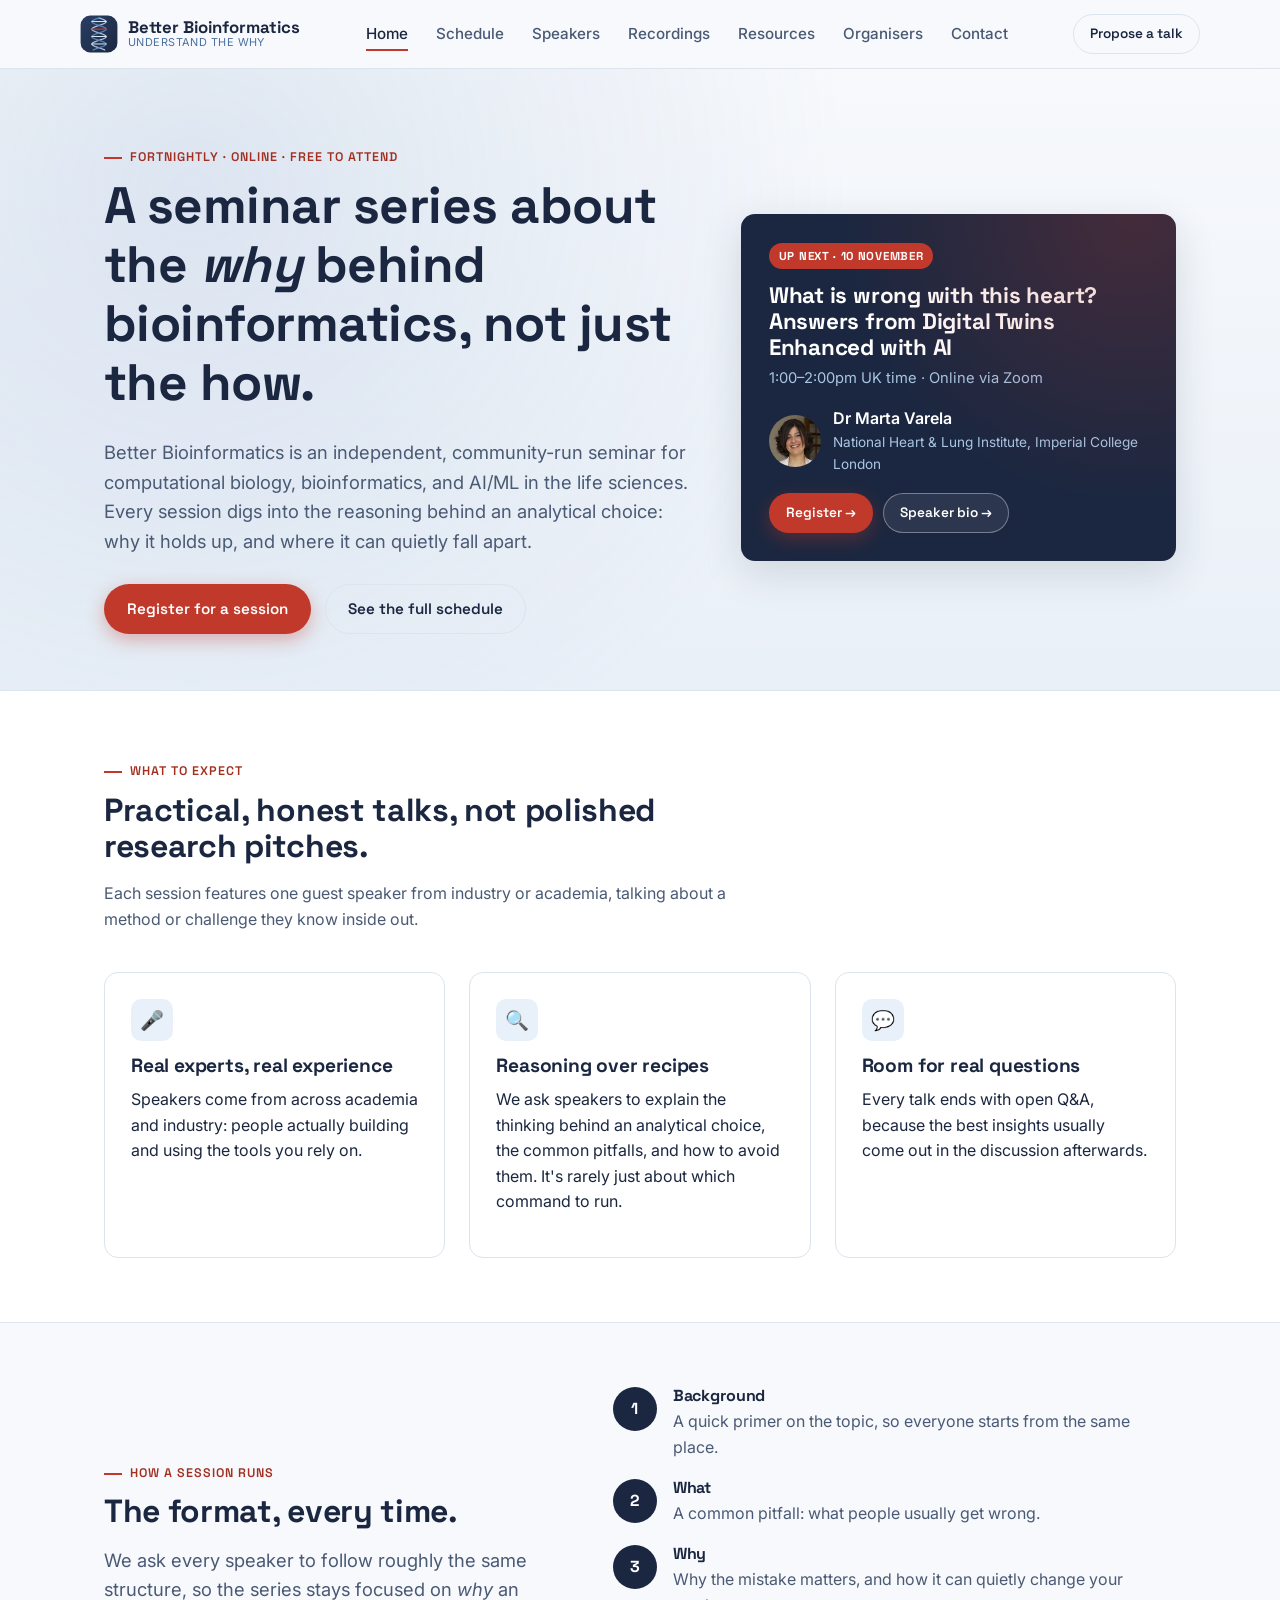
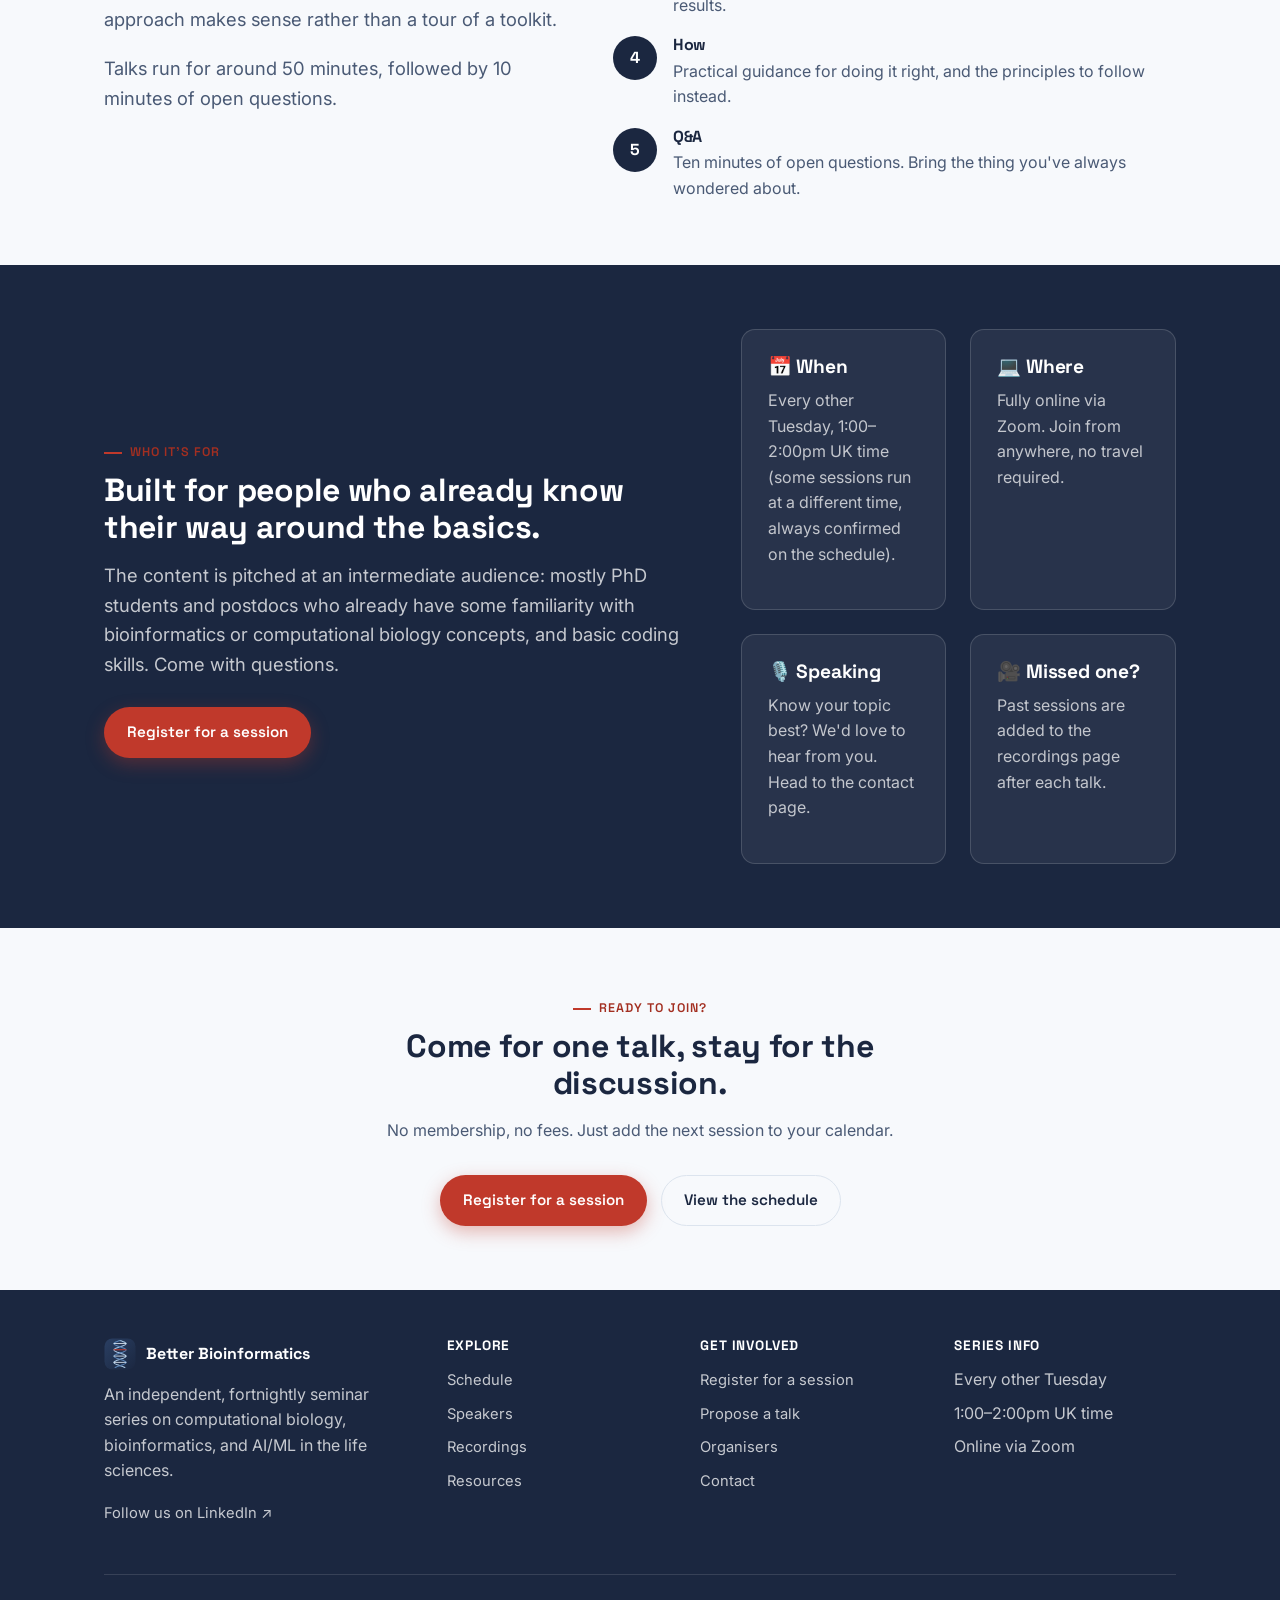
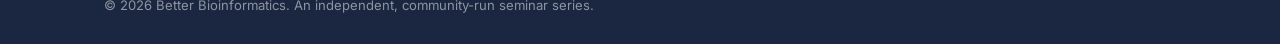
<file: index.html>
<!doctype html>
<html lang="en">
<head>
<meta charset="UTF-8">
<meta name="viewport" content="width=device-width, initial-scale=1">
<title>Better Bioinformatics: a seminar series that asks "why?"</title>
<meta name="description" content="A fortnightly online seminar series on computational biology, bioinformatics, and AI/ML in the life sciences, focused on why an analysis choice makes sense.">
<link rel="icon" type="image/svg+xml" href="assets/logo.svg">
<link rel="stylesheet" href="css/style.css">
</head>
<body>

<header class="site-header">
  <div class="container nav">
    <a class="brand" href="index.html">
      <img src="assets/logo.svg" alt="">
      <span class="brand-text">
        <span class="brand-name">Better Bioinformatics</span>
        <span class="brand-tag">Understand the why</span>
      </span>
    </a>
    <ul class="nav-links">
      <li><a href="index.html">Home</a></li>
      <li><a href="schedule.html">Schedule</a></li>
      <li><a href="speakers.html">Speakers</a></li>
      <li><a href="recordings.html">Recordings</a></li>
      <li><a href="resources.html">Resources</a></li>
      <li><a href="organisers.html">Organisers</a></li>
      <li><a href="contact.html">Contact</a></li>
    </ul>
    <div class="nav-cta">
      <a class="btn btn-outline btn-sm" href="mailto:vg816@ic.ac.uk?subject=Proposing%20a%20talk%20for%20Better%20Bioinformatics">Propose a talk</a>
      <button class="nav-toggle" aria-label="Toggle menu" aria-expanded="false"><span></span><span></span><span></span></button>
    </div>
  </div>
</header>

<section class="hero">
  <div class="container hero-grid">
    <div>
      <div class="eyebrow">Fortnightly · Online · Free to attend</div>
      <h1>A seminar series about the <em>why</em> behind bioinformatics, not just the how.</h1>
      <p class="hero-lede">Better Bioinformatics is an independent, community-run seminar for computational biology, bioinformatics, and AI/ML in the life sciences. Every session digs into the reasoning behind an analytical choice: why it holds up, and where it can quietly fall apart.</p>
      <div class="hero-actions">
        <a class="btn btn-primary" href="https://forms.office.com/pages/responsepage.aspx?id=B3WJK4zudUWDC0-CZ8PTB7A7Rfez5q5GpMsFEuYySSVUNzdBVVdSSUdGMkgzRlhTQ0hFVDZMRU45Qy4u&amp;route=shorturl" target="_blank" rel="noopener">Register for a session</a>
        <a class="btn btn-outline" href="schedule.html">See the full schedule</a>
      </div>
    </div>

    <div class="hero-card">
      <span class="tag">Up next · 10 November</span>
      <h3>What is wrong with this heart? Answers from Digital Twins Enhanced with AI</h3>
      <p class="meta">1:00–2:00pm UK time · Online via Zoom</p>
      <div class="who">
        <img src="assets/photos/marta-varela.jpeg" alt="Dr Marta Varela">
        <div>
          <div class="who-name">Dr Marta Varela</div>
          <div class="who-role">National Heart &amp; Lung Institute, Imperial College London</div>
        </div>
      </div>
      <div class="actions">
        <a class="btn btn-primary btn-sm" href="https://forms.office.com/pages/responsepage.aspx?id=B3WJK4zudUWDC0-CZ8PTB7A7Rfez5q5GpMsFEuYySSVUNzdBVVdSSUdGMkgzRlhTQ0hFVDZMRU45Qy4u&amp;route=shorturl" target="_blank" rel="noopener">Register →</a>
        <a class="btn btn-ghost-light btn-sm" href="speakers.html#marta-varela">Speaker bio →</a>
      </div>
    </div>
  </div>
</section>

<section class="section section-alt">
  <div class="container">
    <div class="section-head">
      <div class="eyebrow">What to expect</div>
      <h2>Practical, honest talks, not polished research pitches.</h2>
      <p>Each session features one guest speaker from industry or academia, talking about a method or challenge they know inside out.</p>
    </div>
    <div class="grid-3">
      <div class="card">
        <div class="icon-badge">🎤</div>
        <h3>Real experts, real experience</h3>
        <p>Speakers come from across academia and industry: people actually building and using the tools you rely on.</p>
      </div>
      <div class="card">
        <div class="icon-badge">🔍</div>
        <h3>Reasoning over recipes</h3>
        <p>We ask speakers to explain the thinking behind an analytical choice, the common pitfalls, and how to avoid them. It's rarely just about which command to run.</p>
      </div>
      <div class="card">
        <div class="icon-badge">💬</div>
        <h3>Room for real questions</h3>
        <p>Every talk ends with open Q&amp;A, because the best insights usually come out in the discussion afterwards.</p>
      </div>
    </div>
  </div>
</section>

<section class="section">
  <div class="container">
    <div class="hero-grid" style="grid-template-columns: 0.9fr 1.1fr;">
      <div>
        <div class="eyebrow">How a session runs</div>
        <h2>The format, every time.</h2>
        <p class="hero-lede">We ask every speaker to follow roughly the same structure, so the series stays focused on <em>why</em> an approach makes sense rather than a tour of a toolkit.</p>
        <p class="hero-lede" style="margin-top:20px;">Talks run for around 50 minutes, followed by 10 minutes of open questions.</p>
      </div>
      <div class="format-steps">
        <div class="format-step">
          <div class="num">1</div>
          <div><h4>Background</h4><p>A quick primer on the topic, so everyone starts from the same place.</p></div>
        </div>
        <div class="format-step">
          <div class="num">2</div>
          <div><h4>What</h4><p>A common pitfall: what people usually get wrong.</p></div>
        </div>
        <div class="format-step">
          <div class="num">3</div>
          <div><h4>Why</h4><p>Why the mistake matters, and how it can quietly change your results.</p></div>
        </div>
        <div class="format-step">
          <div class="num">4</div>
          <div><h4>How</h4><p>Practical guidance for doing it right, and the principles to follow instead.</p></div>
        </div>
        <div class="format-step">
          <div class="num">5</div>
          <div><h4>Q&amp;A</h4><p>Ten minutes of open questions. Bring the thing you've always wondered about.</p></div>
        </div>
      </div>
    </div>
  </div>
</section>

<section class="section section-dark">
  <div class="container">
    <div class="hero-grid">
      <div>
        <div class="eyebrow">Who it's for</div>
        <h2>Built for people who already know their way around the basics.</h2>
        <p class="hero-lede" style="color:rgba(255,255,255,0.75);">The content is pitched at an intermediate audience: mostly PhD students and postdocs who already have some familiarity with bioinformatics or computational biology concepts, and basic coding skills. Come with questions.</p>
        <div class="hero-actions">
          <a class="btn btn-primary" href="https://forms.office.com/pages/responsepage.aspx?id=B3WJK4zudUWDC0-CZ8PTB7A7Rfez5q5GpMsFEuYySSVUNzdBVVdSSUdGMkgzRlhTQ0hFVDZMRU45Qy4u&amp;route=shorturl" target="_blank" rel="noopener">Register for a session</a>
        </div>
      </div>
      <div class="grid-2">
        <div class="card" style="background:rgba(255,255,255,0.06); border-color:rgba(255,255,255,0.15);">
          <h3 style="color:#fff;">📅 When</h3>
          <p style="color:rgba(255,255,255,0.72);">Every other Tuesday, 1:00–2:00pm UK time (some sessions run at a different time, always confirmed on the schedule).</p>
        </div>
        <div class="card" style="background:rgba(255,255,255,0.06); border-color:rgba(255,255,255,0.15);">
          <h3 style="color:#fff;">💻 Where</h3>
          <p style="color:rgba(255,255,255,0.72);">Fully online via Zoom. Join from anywhere, no travel required.</p>
        </div>
        <div class="card" style="background:rgba(255,255,255,0.06); border-color:rgba(255,255,255,0.15);">
          <h3 style="color:#fff;">🎙️ Speaking</h3>
          <p style="color:rgba(255,255,255,0.72);">Know your topic best? We'd love to hear from you. Head to the contact page.</p>
        </div>
        <div class="card" style="background:rgba(255,255,255,0.06); border-color:rgba(255,255,255,0.15);">
          <h3 style="color:#fff;">🎥 Missed one?</h3>
          <p style="color:rgba(255,255,255,0.72);">Past sessions are added to the recordings page after each talk.</p>
        </div>
      </div>
    </div>
  </div>
</section>

<section class="section">
  <div class="container">
    <div class="section-head" style="margin: 0 auto 32px; text-align:center; max-width:640px;">
      <div class="eyebrow" style="justify-content:center;">Ready to join?</div>
      <h2>Come for one talk, stay for the discussion.</h2>
      <p>No membership, no fees. Just add the next session to your calendar.</p>
    </div>
    <div style="display:flex; justify-content:center; gap:14px; flex-wrap:wrap;">
      <a class="btn btn-primary" href="https://forms.office.com/pages/responsepage.aspx?id=B3WJK4zudUWDC0-CZ8PTB7A7Rfez5q5GpMsFEuYySSVUNzdBVVdSSUdGMkgzRlhTQ0hFVDZMRU45Qy4u&amp;route=shorturl" target="_blank" rel="noopener">Register for a session</a>
      <a class="btn btn-outline" href="schedule.html">View the schedule</a>
    </div>
  </div>
</section>

<footer class="site-footer" id="site-footer"></footer>
<script src="js/main.js"></script>
<script src="js/footer.js"></script>
</body>
</html>
</file>
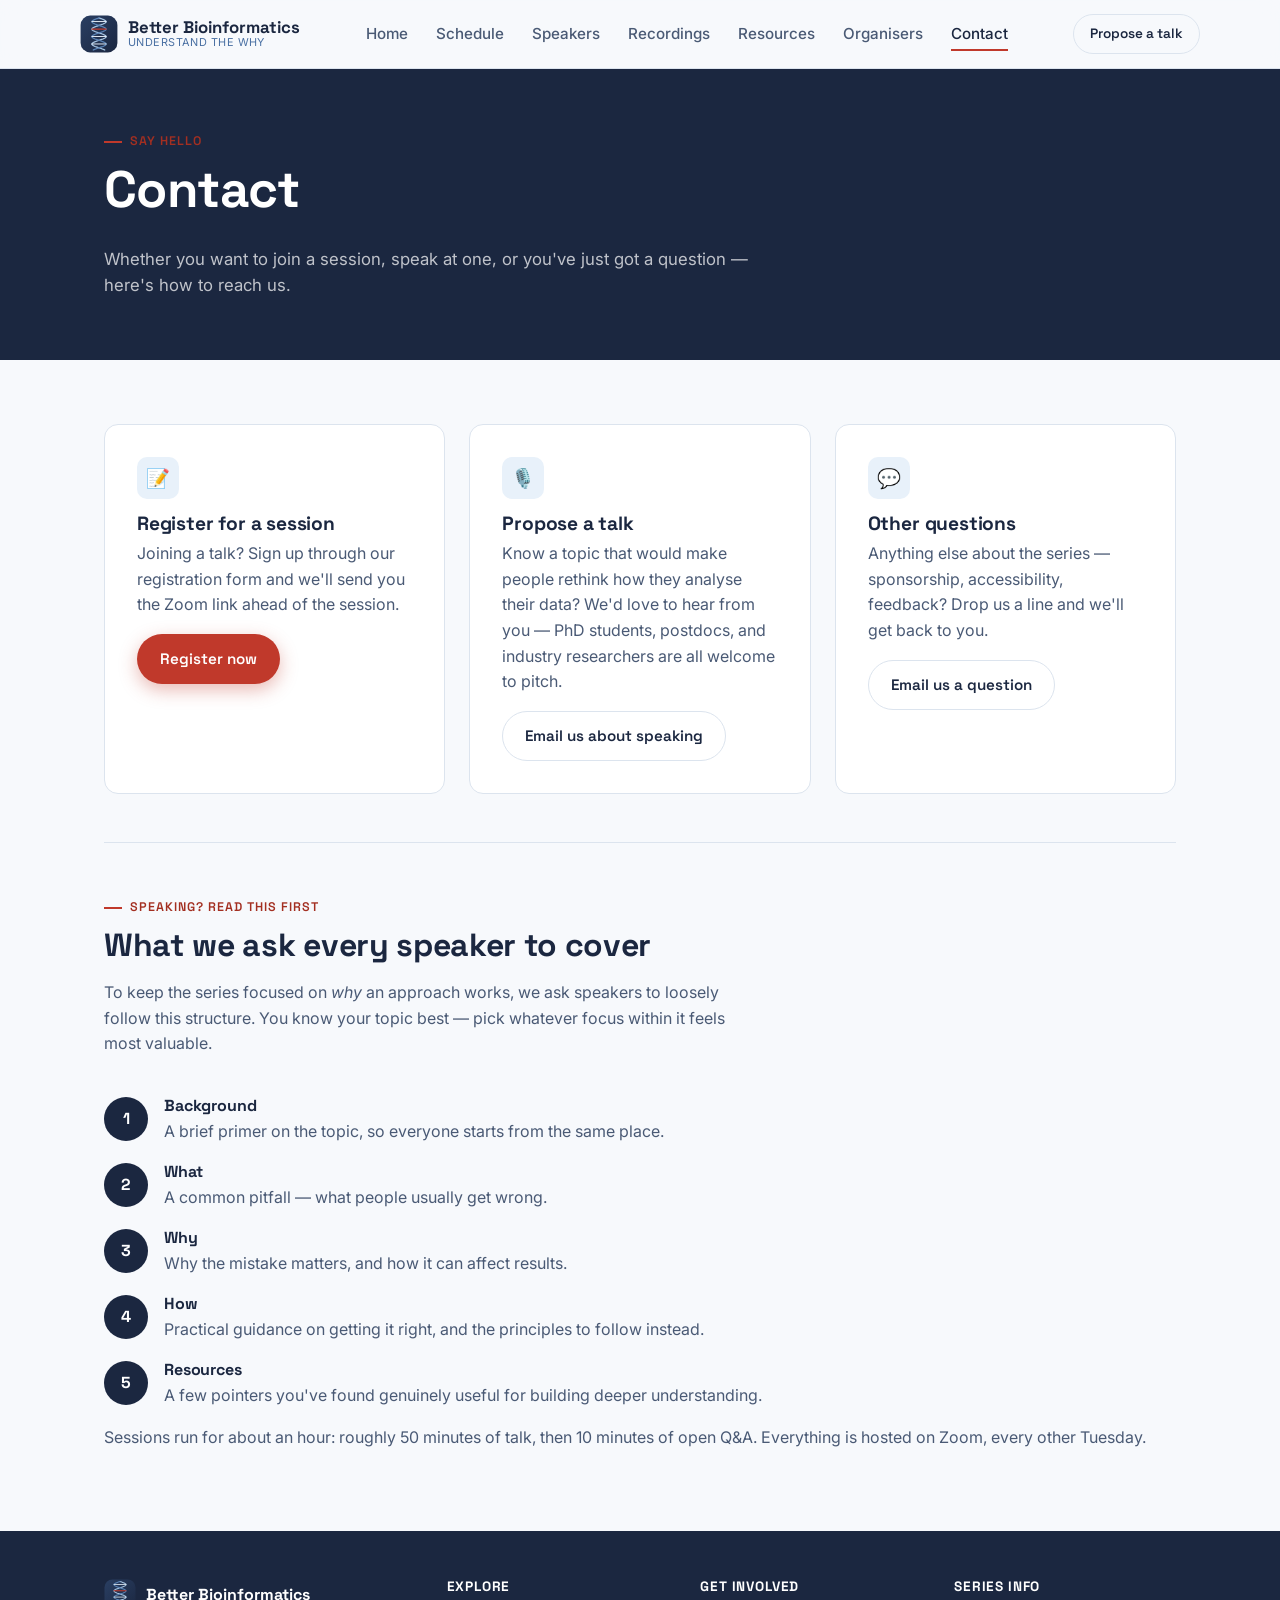
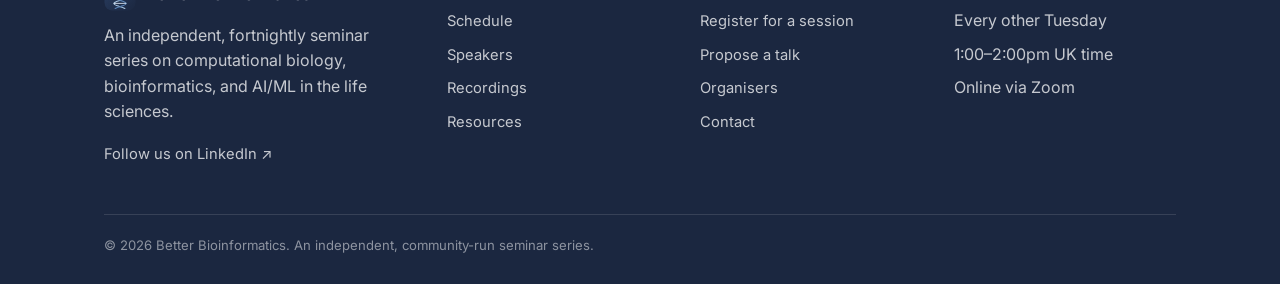
<file: contact.html>
<!doctype html>
<html lang="en">
<head>
<meta charset="UTF-8">
<meta name="viewport" content="width=device-width, initial-scale=1">
<title>Contact — Better Bioinformatics</title>
<meta name="description" content="Get in touch with Better Bioinformatics — join a session, propose a talk, or ask a question.">
<link rel="icon" type="image/svg+xml" href="assets/logo.svg">
<link rel="stylesheet" href="css/style.css">
</head>
<body>

<header class="site-header">
  <div class="container nav">
    <a class="brand" href="index.html">
      <img src="assets/logo.svg" alt="">
      <span class="brand-text">
        <span class="brand-name">Better Bioinformatics</span>
        <span class="brand-tag">Understand the why</span>
      </span>
    </a>
    <ul class="nav-links">
      <li><a href="index.html">Home</a></li>
      <li><a href="schedule.html">Schedule</a></li>
      <li><a href="speakers.html">Speakers</a></li>
      <li><a href="recordings.html">Recordings</a></li>
      <li><a href="resources.html">Resources</a></li>
      <li><a href="organisers.html">Organisers</a></li>
      <li><a href="contact.html">Contact</a></li>
    </ul>
    <div class="nav-cta">
      <a class="btn btn-outline btn-sm" href="mailto:vg816@ic.ac.uk?subject=Proposing%20a%20talk%20for%20Better%20Bioinformatics">Propose a talk</a>
      <button class="nav-toggle" aria-label="Toggle menu" aria-expanded="false"><span></span><span></span><span></span></button>
    </div>
  </div>
</header>

<section class="page-hero">
  <div class="container">
    <div class="eyebrow">Say hello</div>
    <h1>Contact</h1>
    <p>Whether you want to join a session, speak at one, or you've just got a question — here's how to reach us.</p>
  </div>
</section>

<section class="section">
  <div class="container">
    <div class="grid-3">

      <div class="contact-card">
        <div class="icon-badge">📝</div>
        <h3>Register for a session</h3>
        <p>Joining a talk? Sign up through our registration form and we'll send you the Zoom link ahead of the session.</p>
        <a class="btn btn-primary" href="https://forms.office.com/pages/responsepage.aspx?id=B3WJK4zudUWDC0-CZ8PTB7A7Rfez5q5GpMsFEuYySSVUNzdBVVdSSUdGMkgzRlhTQ0hFVDZMRU45Qy4u&amp;route=shorturl" target="_blank" rel="noopener">Register now</a>
      </div>

      <div class="contact-card">
        <div class="icon-badge">🎙️</div>
        <h3>Propose a talk</h3>
        <p>Know a topic that would make people rethink how they analyse their data? We'd love to hear from you — PhD students, postdocs, and industry researchers are all welcome to pitch.</p>
        <a class="btn btn-outline" href="mailto:vg816@ic.ac.uk,s.patti22@imperial.ac.uk?subject=Proposing%20a%20talk%20for%20Better%20Bioinformatics&body=Hi%20Better%20Bioinformatics%20team%2C%0A%0AI'd%20like%20to%20propose%20a%20talk.%0A%0ATopic%3A%20%0AWho%20I%20am%3A%20%0AWhy%20this%20topic%3A%20%0A%0AThanks%2C">Email us about speaking</a>
      </div>

      <div class="contact-card">
        <div class="icon-badge">💬</div>
        <h3>Other questions</h3>
        <p>Anything else about the series — sponsorship, accessibility, feedback? Drop us a line and we'll get back to you.</p>
        <a class="btn btn-outline" href="mailto:vg816@ic.ac.uk,s.patti22@imperial.ac.uk?subject=Question%20about%20Better%20Bioinformatics">Email us a question</a>
      </div>

    </div>

    <div class="divider"></div>

    <div class="section-head">
      <div class="eyebrow">Speaking? Read this first</div>
      <h2>What we ask every speaker to cover</h2>
      <p>To keep the series focused on <em>why</em> an approach works, we ask speakers to loosely follow this structure. You know your topic best — pick whatever focus within it feels most valuable.</p>
    </div>
    <div class="format-steps">
      <div class="format-step"><div class="num">1</div><div><h4>Background</h4><p>A brief primer on the topic, so everyone starts from the same place.</p></div></div>
      <div class="format-step"><div class="num">2</div><div><h4>What</h4><p>A common pitfall — what people usually get wrong.</p></div></div>
      <div class="format-step"><div class="num">3</div><div><h4>Why</h4><p>Why the mistake matters, and how it can affect results.</p></div></div>
      <div class="format-step"><div class="num">4</div><div><h4>How</h4><p>Practical guidance on getting it right, and the principles to follow instead.</p></div></div>
      <div class="format-step"><div class="num">5</div><div><h4>Resources</h4><p>A few pointers you've found genuinely useful for building deeper understanding.</p></div></div>
    </div>
    <p style="color:var(--ink-soft); margin-top:16px;">Sessions run for about an hour: roughly 50 minutes of talk, then 10 minutes of open Q&amp;A. Everything is hosted on Zoom, every other Tuesday.</p>
  </div>
</section>

<footer class="site-footer" id="site-footer"></footer>
<script src="js/main.js"></script>
<script src="js/footer.js"></script>
</body>
</html>
</file>
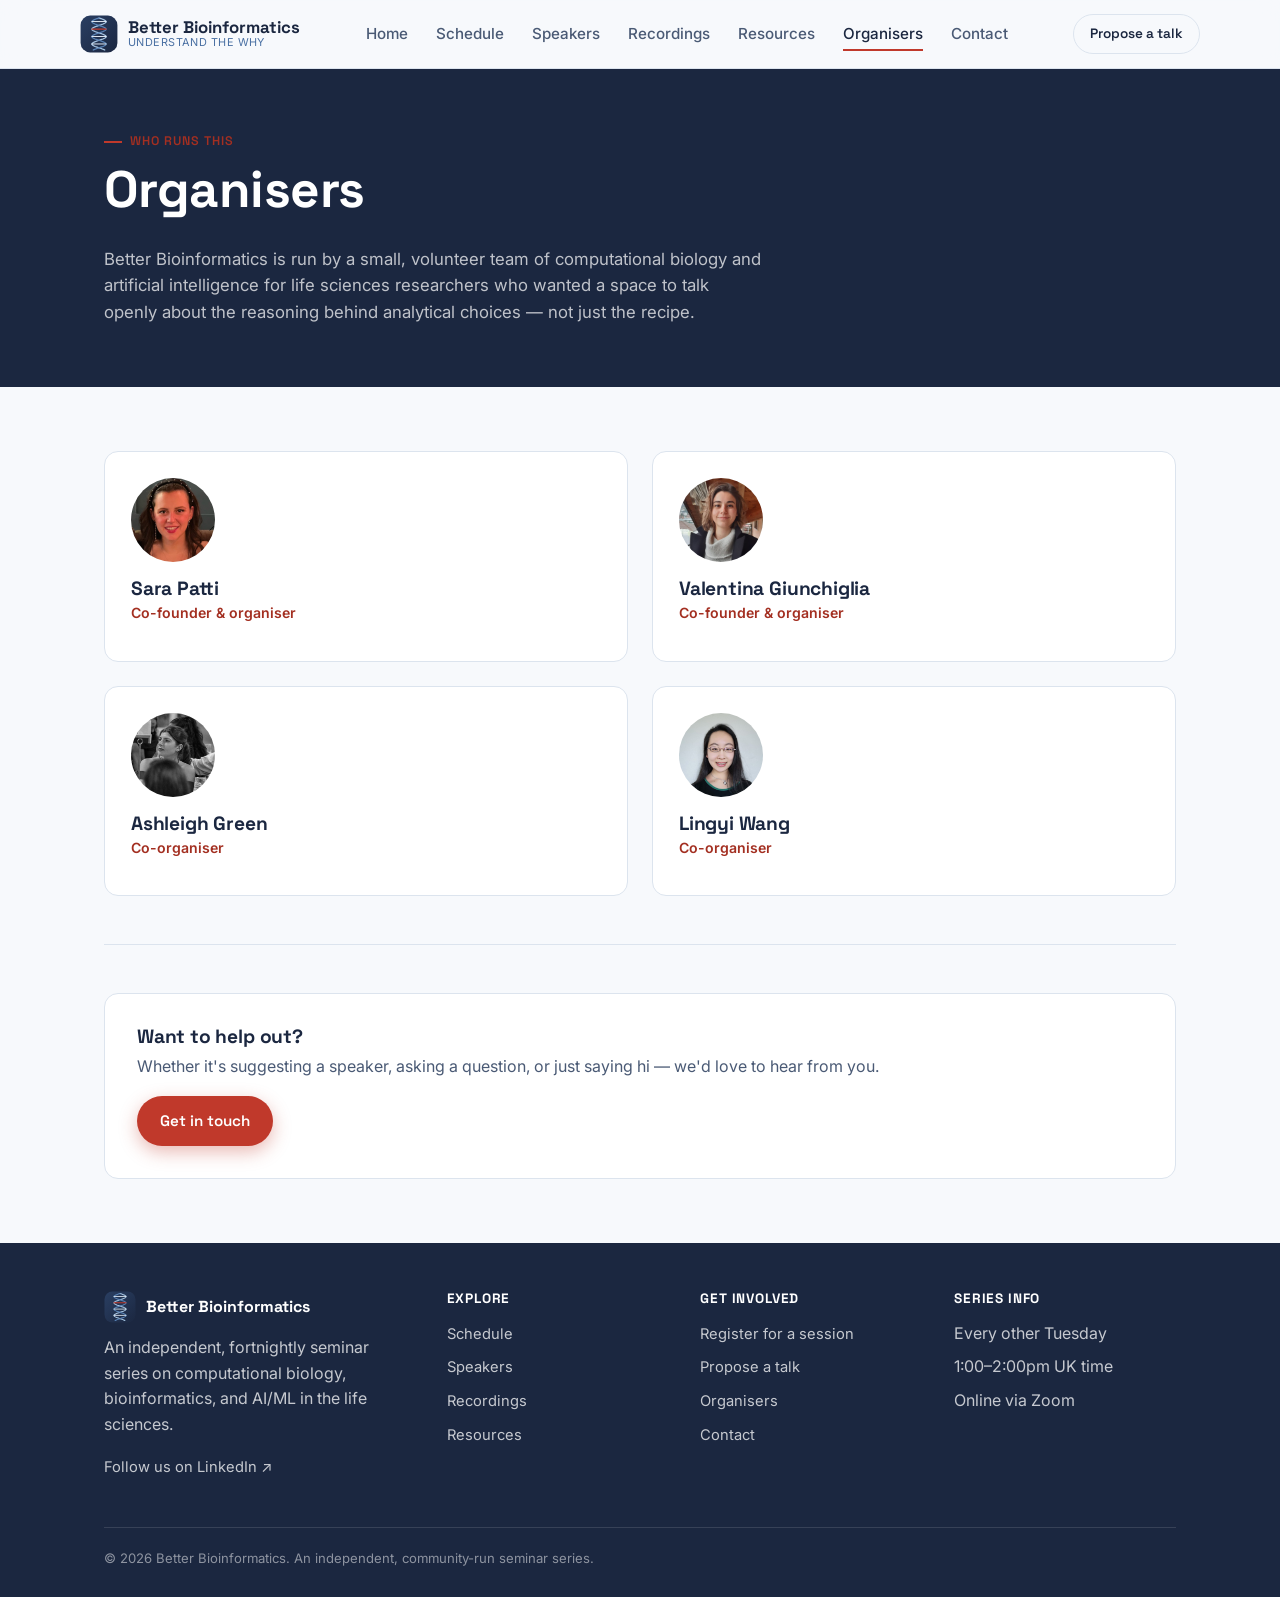
<file: organisers.html>
<!doctype html>
<html lang="en">
<head>
<meta charset="UTF-8">
<meta name="viewport" content="width=device-width, initial-scale=1">
<title>Organisers — Better Bioinformatics</title>
<meta name="description" content="Meet the team behind Better Bioinformatics.">
<link rel="icon" type="image/svg+xml" href="assets/logo.svg">
<link rel="stylesheet" href="css/style.css">
</head>
<body>

<header class="site-header">
  <div class="container nav">
    <a class="brand" href="index.html">
      <img src="assets/logo.svg" alt="">
      <span class="brand-text">
        <span class="brand-name">Better Bioinformatics</span>
        <span class="brand-tag">Understand the why</span>
      </span>
    </a>
    <ul class="nav-links">
      <li><a href="index.html">Home</a></li>
      <li><a href="schedule.html">Schedule</a></li>
      <li><a href="speakers.html">Speakers</a></li>
      <li><a href="recordings.html">Recordings</a></li>
      <li><a href="resources.html">Resources</a></li>
      <li><a href="organisers.html">Organisers</a></li>
      <li><a href="contact.html">Contact</a></li>
    </ul>
    <div class="nav-cta">
      <a class="btn btn-outline btn-sm" href="mailto:vg816@ic.ac.uk?subject=Proposing%20a%20talk%20for%20Better%20Bioinformatics">Propose a talk</a>
      <button class="nav-toggle" aria-label="Toggle menu" aria-expanded="false"><span></span><span></span><span></span></button>
    </div>
  </div>
</header>

<section class="page-hero">
  <div class="container">
    <div class="eyebrow">Who runs this</div>
    <h1>Organisers</h1>
    <p>Better Bioinformatics is run by a small, volunteer team of computational biology and artificial intelligence for life sciences researchers who wanted a space to talk openly about the reasoning behind analytical choices — not just the recipe.</p>
  </div>
</section>

<section class="section">
  <div class="container">
    <div class="grid-2">

      <div class="card person-card">
        <div class="person-photo"><img src="assets/photos/sara-patti.jpeg" alt="Sara Patti" loading="lazy"></div>
        <h3>Sara Patti</h3>
        <div class="person-role">Co-founder &amp; organiser</div>
      </div>

      <div class="card person-card">
        <div class="person-photo"><img src="assets/photos/valentina-giunchiglia.jpeg" alt="Valentina Giunchiglia" loading="lazy"></div>
        <h3>Valentina Giunchiglia</h3>
        <div class="person-role">Co-founder &amp; organiser</div>
      </div>

      <div class="card person-card">
        <div class="person-photo"><img src="assets/photos/ashley-green.jpeg" alt="Ashleigh Green" loading="lazy"></div>
        <h3>Ashleigh Green</h3>
        <div class="person-role">Co-organiser</div>
      </div>

      <div class="card person-card">
        <div class="person-photo"><img src="assets/photos/lingyi-wang.jpeg" alt="Lingyi Wang" loading="lazy"></div>
        <h3>Lingyi Wang</h3>
        <div class="person-role">Co-organiser</div>
      </div>

    </div>

    <div class="divider"></div>

    <div class="contact-card">
      <h3>Want to help out?</h3>
      <p>Whether it's suggesting a speaker, asking a question, or just saying hi — we'd love to hear from you.</p>
      <a class="btn btn-primary" href="contact.html">Get in touch</a>
    </div>
  </div>
</section>

<footer class="site-footer" id="site-footer"></footer>
<script src="js/main.js"></script>
<script src="js/footer.js"></script>
</body>
</html>
</file>
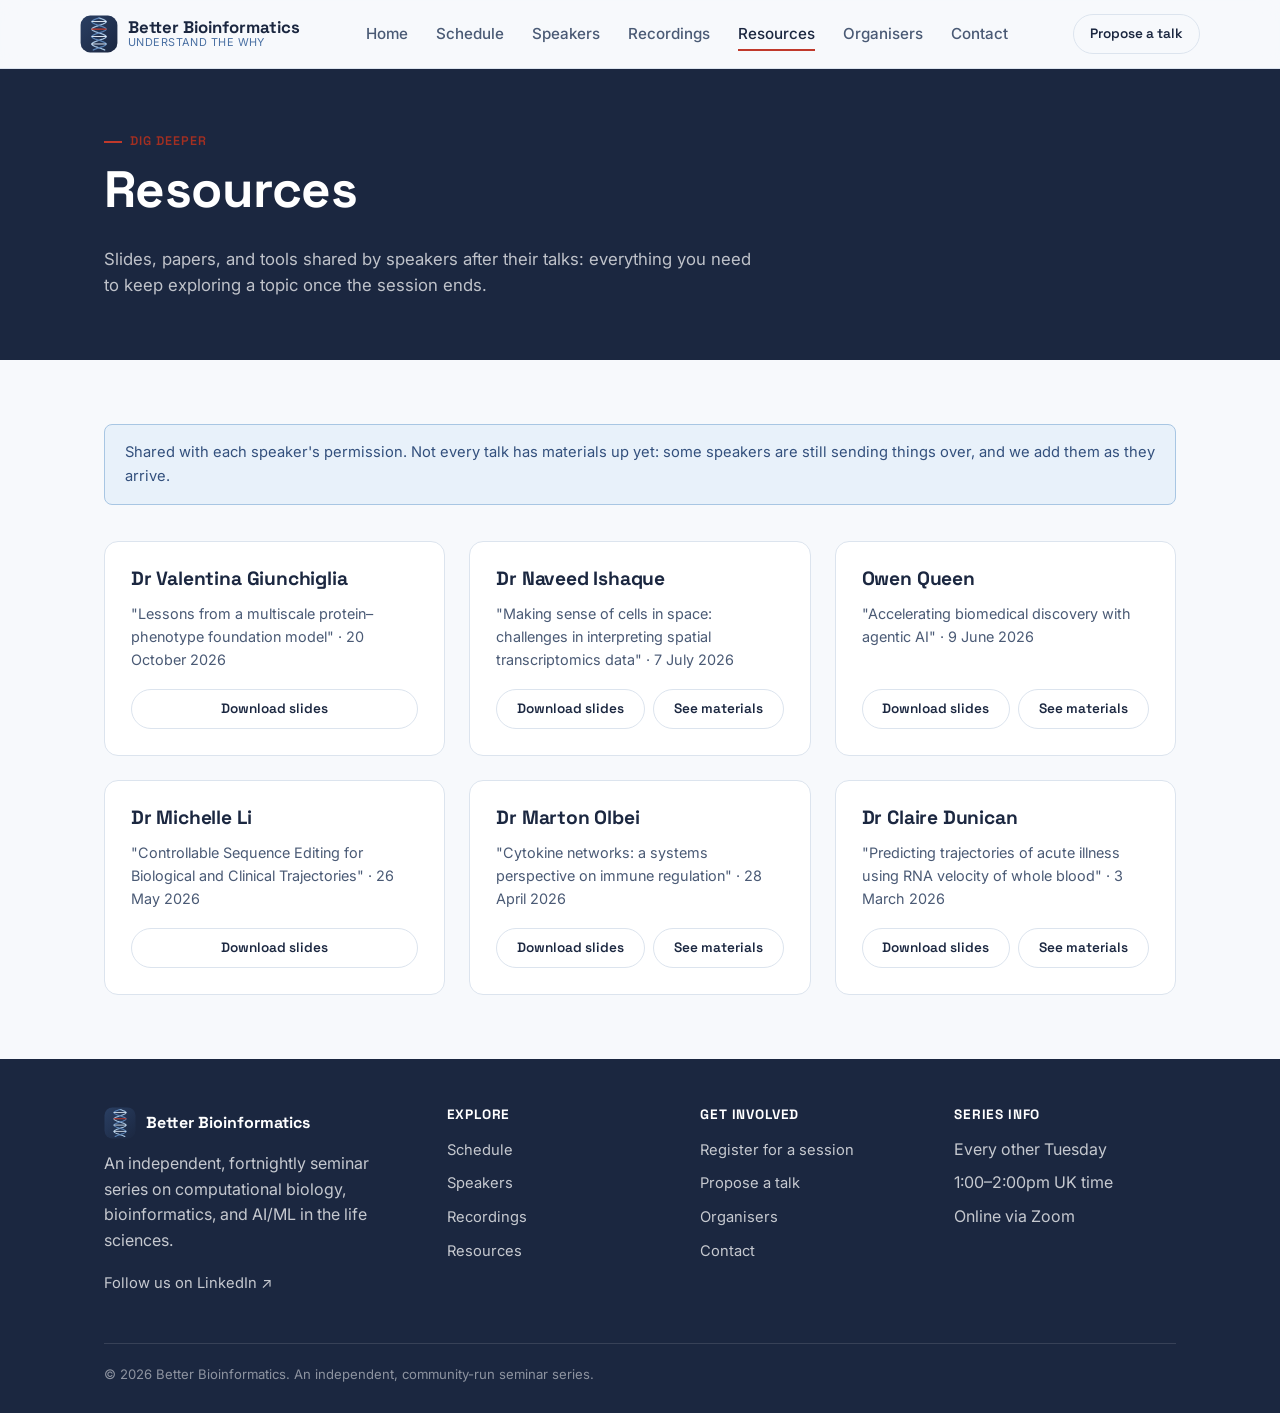
<file: resources.html>
<!doctype html>
<html lang="en">
<head>
<meta charset="UTF-8">
<meta name="viewport" content="width=device-width, initial-scale=1">
<title>Resources — Better Bioinformatics</title>
<meta name="description" content="Slides, papers, and tools shared by Better Bioinformatics speakers after their talks.">
<link rel="icon" type="image/svg+xml" href="assets/logo.svg">
<link rel="stylesheet" href="css/style.css">
</head>
<body>
<!--
  HOW TO ADD MATERIALS FOR A NEW TALK
  1. Drop the slide deck (as a PDF) into assets/slides/ named <speaker-slug>.pdf
  2. Copy one <article class="resource-row"> block (the whole row is clickable
     and opens the matching modal; the "Download slides" link inside it is
     exempted from that click) AND its matching <dialog class="materials-modal">
     block, then update the name, talk title, slides href, and the
     reading/tools lists inside the dialog.
-->

<header class="site-header">
  <div class="container nav">
    <a class="brand" href="index.html">
      <img src="assets/logo.svg" alt="">
      <span class="brand-text">
        <span class="brand-name">Better Bioinformatics</span>
        <span class="brand-tag">Understand the why</span>
      </span>
    </a>
    <ul class="nav-links">
      <li><a href="index.html">Home</a></li>
      <li><a href="schedule.html">Schedule</a></li>
      <li><a href="speakers.html">Speakers</a></li>
      <li><a href="recordings.html">Recordings</a></li>
      <li><a href="resources.html">Resources</a></li>
      <li><a href="organisers.html">Organisers</a></li>
      <li><a href="contact.html">Contact</a></li>
    </ul>
    <div class="nav-cta">
      <a class="btn btn-outline btn-sm" href="mailto:vg816@ic.ac.uk?subject=Proposing%20a%20talk%20for%20Better%20Bioinformatics">Propose a talk</a>
      <button class="nav-toggle" aria-label="Toggle menu" aria-expanded="false"><span></span><span></span><span></span></button>
    </div>
  </div>
</header>

<section class="page-hero">
  <div class="container">
    <div class="eyebrow">Dig deeper</div>
    <h1>Resources</h1>
    <p>Slides, papers, and tools shared by speakers after their talks: everything you need to keep exploring a topic once the session ends.</p>
  </div>
</section>

<section class="section">
  <div class="container">

    <div class="note-box">
      Shared with each speaker's permission. Not every talk has materials up yet: some speakers are still sending things over, and we add them as they arrive.
    </div>

    <div class="grid-3">

      <article class="resource-card-compact" id="valentina-giunchiglia">
        <h3>Dr Valentina Giunchiglia</h3>
        <p class="resource-talk-compact">"Lessons from a multiscale protein–phenotype foundation model" · 20 October 2026</p>
        <div class="resource-card-actions">
          <a class="btn btn-outline btn-sm" href="assets/slides/valentina-giunchiglia.pdf" target="_blank" rel="noopener">Download slides</a>
        </div>
      </article>

      <article class="resource-card-compact" data-open-modal="materials-naveed-ishaque" role="button" tabindex="0">
        <h3>Dr Naveed Ishaque</h3>
        <p class="resource-talk-compact">"Making sense of cells in space: challenges in interpreting spatial transcriptomics data" · 7 July 2026</p>
        <div class="resource-card-actions">
          <a class="btn btn-outline btn-sm" href="assets/slides/naveed-ishaque.pdf" target="_blank" rel="noopener">Download slides</a>
          <span class="btn btn-outline btn-sm">See materials</span>
        </div>
      </article>

      <article class="resource-card-compact" data-open-modal="materials-owen-queen" role="button" tabindex="0">
        <h3>Owen Queen</h3>
        <p class="resource-talk-compact">"Accelerating biomedical discovery with agentic AI" · 9 June 2026</p>
        <div class="resource-card-actions">
          <a class="btn btn-outline btn-sm" href="assets/slides/owen-queen.pdf" target="_blank" rel="noopener">Download slides</a>
          <span class="btn btn-outline btn-sm">See materials</span>
        </div>
      </article>

      <article class="resource-card-compact" id="michelle-li">
        <h3>Dr Michelle Li</h3>
        <p class="resource-talk-compact">"Controllable Sequence Editing for Biological and Clinical Trajectories" · 26 May 2026</p>
        <div class="resource-card-actions">
          <a class="btn btn-outline btn-sm" href="assets/slides/michelle-li.pdf" target="_blank" rel="noopener">Download slides</a>
        </div>
      </article>

      <article class="resource-card-compact" data-open-modal="materials-marton-olbei" role="button" tabindex="0">
        <h3>Dr Marton Olbei</h3>
        <p class="resource-talk-compact">"Cytokine networks: a systems perspective on immune regulation" · 28 April 2026</p>
        <div class="resource-card-actions">
          <a class="btn btn-outline btn-sm" href="assets/slides/marton-olbei.pdf" target="_blank" rel="noopener">Download slides</a>
          <span class="btn btn-outline btn-sm">See materials</span>
        </div>
      </article>

      <article class="resource-card-compact" data-open-modal="materials-claire-dunican" role="button" tabindex="0">
        <h3>Dr Claire Dunican</h3>
        <p class="resource-talk-compact">"Predicting trajectories of acute illness using RNA velocity of whole blood" · 3 March 2026</p>
        <div class="resource-card-actions">
          <a class="btn btn-outline btn-sm" href="assets/slides/claire-dunican.pdf" target="_blank" rel="noopener">Download slides</a>
          <span class="btn btn-outline btn-sm">See materials</span>
        </div>
      </article>

    </div>
  </div>
</section>

<dialog class="materials-modal" id="materials-naveed-ishaque">
  <div class="modal-inner">
    <div class="modal-head">
      <div>
        <h3>Dr Naveed Ishaque</h3>
        <p class="resource-talk"><a href="speakers.html#naveed-ishaque">"Making sense of cells in space: challenges in interpreting spatial transcriptomics data"</a></p>
      </div>
      <button type="button" class="modal-close" data-close-modal aria-label="Close">✕</button>
    </div>

    <div class="resource-section">
      <h4>Recommended reading</h4>
      <ul>
        <li>
          <a href="https://www.nature.com/articles/s41592-023-02151-z" target="_blank" rel="noopener">Metrics reloaded</a>
          <span class="desc">A review of how metrics should be used and interpreted. Not covered directly in the talk, but well worth reading.</span>
        </li>
        <li>
          <a href="https://www.biorxiv.org/content/10.1101/2025.06.23.660861v2" target="_blank" rel="noopener">Beyond benchmarking</a>
          <span class="desc">Naveed's group on the issues with methods, data, ground truths, and metrics when benchmarking spatial transcriptomics tools. Due to be peer-reviewed soon.</span>
        </li>
        <li>
          <a href="https://arxiv.org/abs/2606.09675" target="_blank" rel="noopener">Challenges and prospects for cell segmentation in spatial transcriptomics</a>
          <span class="desc">A perspectives piece on the current landscape of tools and open problems, and where the field is heading. Part of the Human Cell Atlas.</span>
        </li>
      </ul>
    </div>

    <div class="resource-section">
      <h4>Tools mentioned</h4>
      <ul>
        <li>
          <a href="https://www.nature.com/articles/s41467-021-23807-4" target="_blank" rel="noopener">SSAM</a>
          <span class="desc">An early cell-segmentation-free analysis tool that generates cell-type maps. Not fast enough for current technologies.</span>
        </li>
        <li>
          <a href="https://sainsc.readthedocs.io/stable/" target="_blank" rel="noopener">Sainsc</a>
          <span class="desc">An improved, faster cell-segmentation-free analysis tool from the same group.</span>
        </li>
        <li>
          <a href="https://www.nature.com/articles/s41592-024-02415-2" target="_blank" rel="noopener">FICTURE</a>
          <span class="desc">Another cell-segmentation-free tool, focused on gene expression programs and factors rather than cell typing.</span>
        </li>
        <li>
          <a href="https://www.nature.com/articles/s41587-026-03004-8" target="_blank" rel="noopener">ovrl.py</a>
          <span class="desc">Detects cell overlap signals (vertical doublets) in spatial transcriptomics data.</span>
        </li>
        <li>
          <a href="https://www.nature.com/articles/s41588-025-02497-4" target="_blank" rel="noopener">CellAdMix</a>
          <span class="desc">Identifies and corrects transcript misassignment.</span>
        </li>
        <li>
          <a href="https://www.nature.com/articles/s41592-026-03089-8" target="_blank" rel="noopener">SPLIT</a>
          <span class="desc">Improves transcript assignment to cells by resolving mixed signals.</span>
        </li>
        <li>
          <a href="https://link.springer.com/article/10.1186/s13059-025-03489-7" target="_blank" rel="noopener">SpatialLeiden</a>
          <span class="desc">The spatial extension of the popular Leiden algorithm. Familiar and fast.</span>
        </li>
        <li>
          <a href="https://www.nature.com/articles/s41588-023-01588-4" target="_blank" rel="noopener">CellCharter</a>
          <span class="desc">A high-performing spatial clustering tool.</span>
        </li>
      </ul>
    </div>
  </div>
</dialog>

<dialog class="materials-modal" id="materials-owen-queen">
  <div class="modal-inner">
    <div class="modal-head">
      <div>
        <h3>Owen Queen</h3>
        <p class="resource-talk"><a href="speakers.html#owen-queen">"Accelerating biomedical discovery with agentic AI"</a></p>
      </div>
      <button type="button" class="modal-close" data-close-modal aria-label="Close">✕</button>
    </div>

    <div class="resource-section">
      <h4>Papers from these slides</h4>
      <ul>
        <li><a href="https://mitpress.mit.edu/9780262039246/reinforcement-learning/" target="_blank" rel="noopener">Sutton &amp; Barto — Reinforcement Learning: An Introduction</a></li>
        <li><a href="https://arxiv.org/abs/2210.03629" target="_blank" rel="noopener">Yao et al. — ReAct: Synergizing Reasoning and Acting in Language Models</a></li>
        <li><a href="https://www.biorxiv.org/content/10.1101/2025.05.30.656746v1" target="_blank" rel="noopener">Huang et al. — Biomni: A General-Purpose Biomedical AI Agent</a></li>
        <li><a href="https://arxiv.org/abs/2504.07952" target="_blank" rel="noopener">Suzgun et al. — Dynamic Cheatsheet: Test-Time Learning with Adaptive Memory</a></li>
        <li><a href="https://www.biorxiv.org/content/10.64898/2026.02.23.707551v1" target="_blank" rel="noopener">Zhang et al. — The Virtual Biotech: A Multi-Agent AI Framework for Therapeutic Discovery and Development</a></li>
        <li><a href="https://pubmed.ncbi.nlm.nih.gov/41332661/" target="_blank" rel="noopener">Ying et al. — Autonomous AI Agents Discover Aging Interventions from Millions of Molecular Profiles</a></li>
        <li><a href="https://arxiv.org/abs/2506.13131" target="_blank" rel="noopener">Novikov et al. — AlphaEvolve: A Coding Agent for Scientific and Algorithmic Discovery</a></li>
        <li><a href="https://arxiv.org/abs/2604.19341" target="_blank" rel="noopener">Ye et al. — Evaluation-driven Scaling for Scientific Discovery</a></li>
        <li><a href="https://www.nature.com/articles/s41586-026-10658-6" target="_blank" rel="noopener">Aygün et al. — An AI System to Help Scientists Write Expert-Level Empirical Software</a></li>
        <li><a href="https://arxiv.org/abs/2511.02824" target="_blank" rel="noopener">Mitchener et al. — Kosmos: An AI Scientist for Autonomous Discovery</a></li>
        <li><a href="https://arxiv.org/abs/2507.00310" target="_blank" rel="noopener">Agarwal et al. — AutoDiscovery: Open-Ended Scientific Discovery via Bayesian Surprise</a></li>
        <li><a href="https://proceedings.neurips.cc/paper_files/paper/2025/hash/85069585133c4c168c865e65d72e9775-Abstract-Conference.html" target="_blank" rel="noopener">Kwa et al. — Measuring AI Ability to Complete Long Software Tasks</a></li>
        <li><a href="https://doi.org/10.1038/s41586-025-09962-4" target="_blank" rel="noopener">Phan et al. — A Benchmark of Expert-Level Academic Questions to Assess AI Capabilities</a></li>
        <li><a href="https://arxiv.org/abs/2601.11868" target="_blank" rel="noopener">Merrill et al. — Terminal-Bench: Benchmarking Agents on Hard, Realistic Tasks in Command Line Interfaces</a></li>
        <li><a href="https://arxiv.org/abs/2506.12152" target="_blank" rel="noopener">Kim et al. — Because We Have LLMs, We Can and Should Pursue Agentic Interpretability</a></li>
      </ul>
    </div>

    <div class="resource-section">
      <h4>Related papers</h4>
      <ul>
        <li><a href="https://www.nature.com/articles/s41586-025-09442-9" target="_blank" rel="noopener">Swanson et al. — The Virtual Lab of AI Agents Designs New SARS-CoV-2 Nanobodies</a></li>
        <li><a href="https://www.nature.com/articles/s41551-025-01463-z" target="_blank" rel="noopener">Qu et al. — CRISPR-GPT for Agentic Automation of Gene-Editing Experiments</a></li>
        <li><a href="https://www.biorxiv.org/content/10.1101/2025.06.03.657517v1" target="_blank" rel="noopener">Alber et al. — CellVoyager: AI CompBio Agent Generates New Insights by Autonomously Analyzing Biological Data</a></li>
        <li><a href="https://arxiv.org/abs/2509.06917" target="_blank" rel="noopener">Miao et al. — Paper2Agent: Reimagining Research Papers as Interactive and Reliable AI Agents</a></li>
        <li><a href="https://www.nature.com/articles/s41586-026-10265-5" target="_blank" rel="noopener">Lu et al. — Towards End-to-End Automation of AI Research</a></li>
      </ul>
    </div>
  </div>
</dialog>

<dialog class="materials-modal" id="materials-marton-olbei">
  <div class="modal-inner">
    <div class="modal-head">
      <div>
        <h3>Dr Marton Olbei</h3>
        <p class="resource-talk"><a href="speakers.html#marton-olbei">"Cytokine networks: a systems perspective on immune regulation"</a></p>
      </div>
      <button type="button" class="modal-close" data-close-modal aria-label="Close">✕</button>
    </div>

    <div class="resource-section">
      <h4>Recommended reading</h4>
      <ul>
        <li>
          <a href="https://github.com/korcsmarosgroup/CytokineLink_pipeline" target="_blank" rel="noopener">CytokineLink pipeline</a>
          <span class="desc">The pipeline used throughout the talk, on GitHub.</span>
        </li>
        <li>
          <a href="https://www.science.org/doi/10.1126/scisignal.adt0986" target="_blank" rel="noopener">The corresponding paper</a>
          <span class="desc">Published in Science Signaling.</span>
        </li>
      </ul>
    </div>
  </div>
</dialog>

<dialog class="materials-modal" id="materials-claire-dunican">
  <div class="modal-inner">
    <div class="modal-head">
      <div>
        <h3>Dr Claire Dunican</h3>
        <p class="resource-talk"><a href="speakers.html#claire-dunican">"Predicting trajectories of acute illness using RNA velocity of whole blood"</a></p>
      </div>
      <button type="button" class="modal-close" data-close-modal aria-label="Close">✕</button>
    </div>

    <div class="resource-section">
      <h4>Recommended reading</h4>
      <ul>
        <li>
          <a href="https://www.nature.com/articles/s41467-026-71685-5" target="_blank" rel="noopener">A paper relevant to the talk</a>
          <span class="desc">Shared by Claire as further reading on RNA velocity.</span>
        </li>
      </ul>
    </div>
  </div>
</dialog>

<footer class="site-footer" id="site-footer"></footer>
<script src="js/main.js"></script>
<script src="js/footer.js"></script>
</body>
</html>
</file>
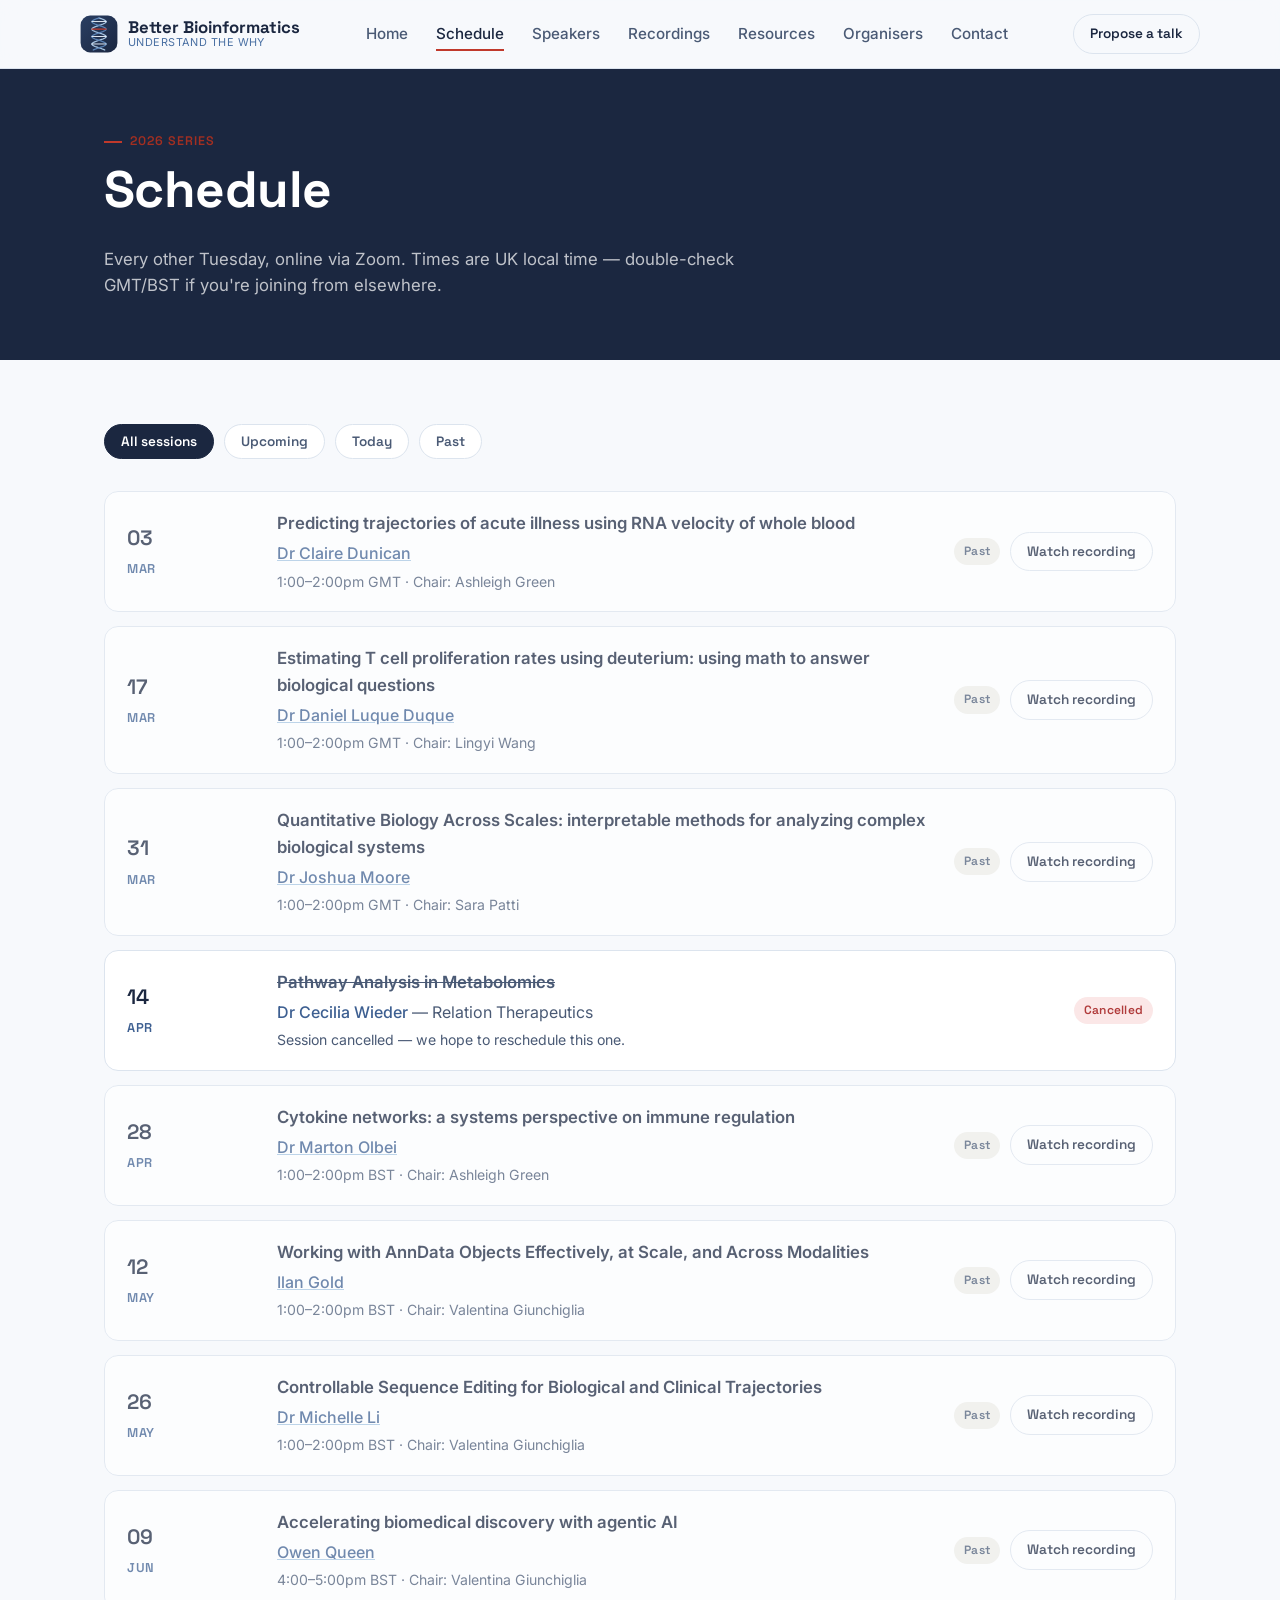
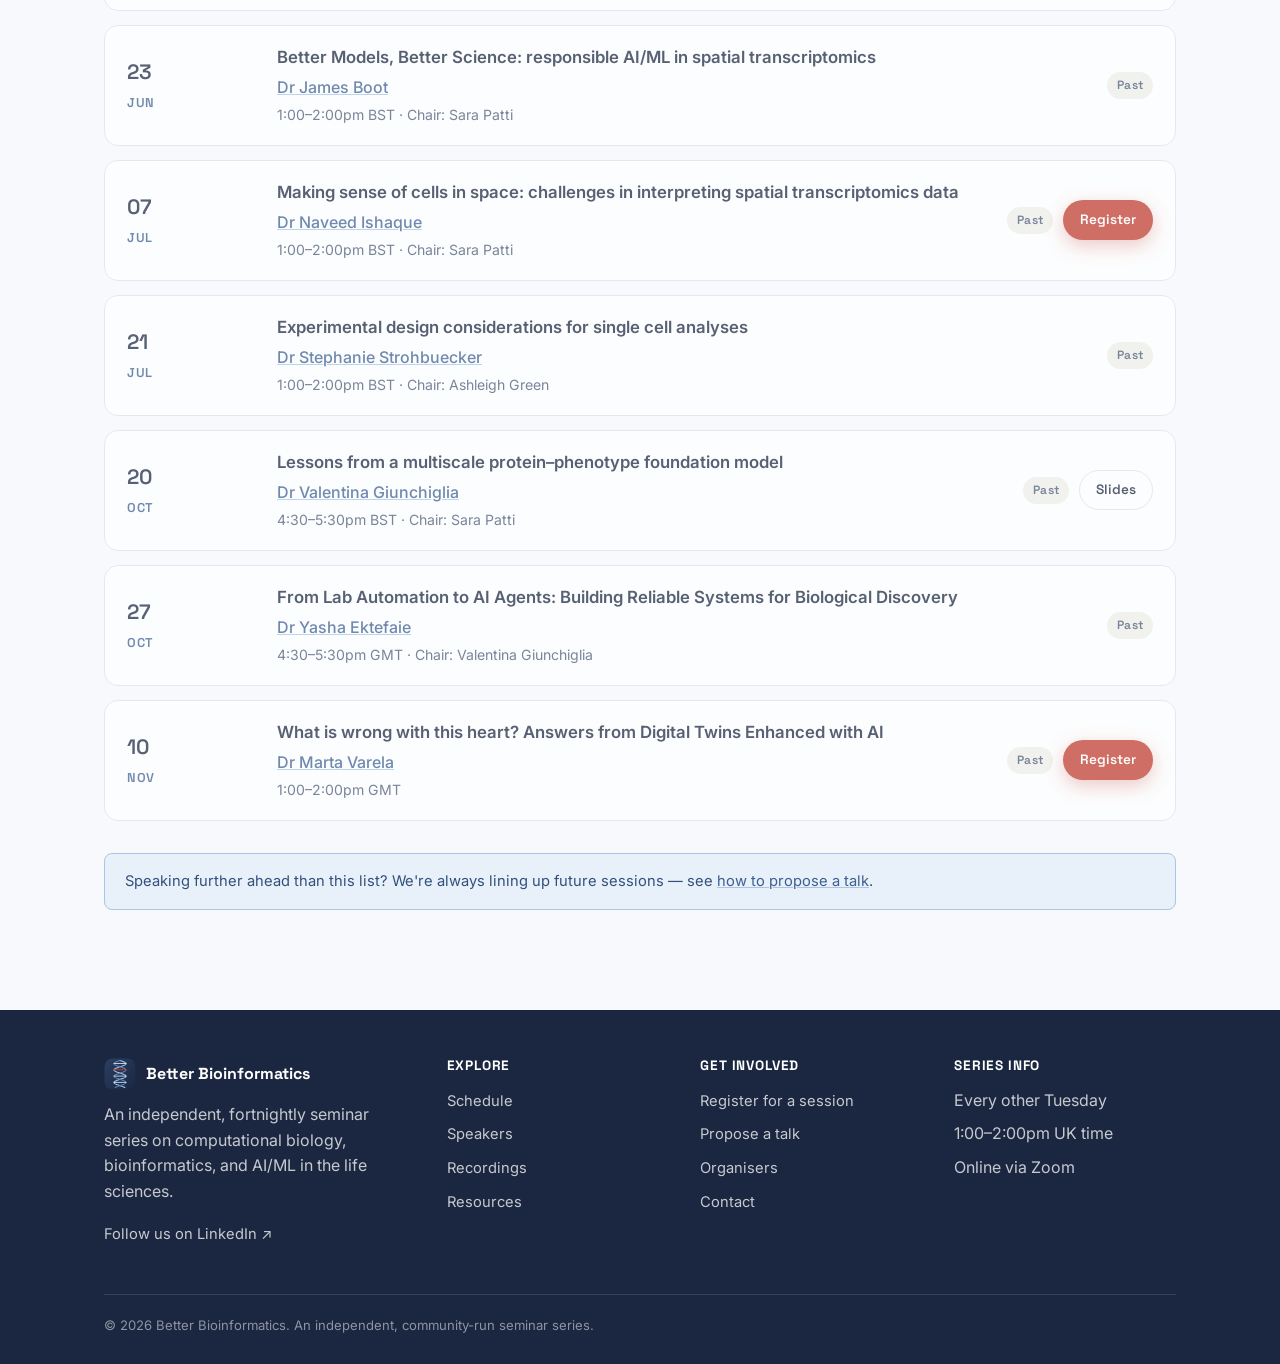
<file: schedule.html>
<!doctype html>
<html lang="en">
<head>
<meta charset="UTF-8">
<meta name="viewport" content="width=device-width, initial-scale=1">
<title>Schedule — Better Bioinformatics</title>
<meta name="description" content="The full 2026 schedule for the Better Bioinformatics seminar series — dates, speakers, and talk titles.">
<link rel="icon" type="image/svg+xml" href="assets/logo.svg">
<link rel="stylesheet" href="css/style.css">
</head>
<body>

<header class="site-header">
  <div class="container nav">
    <a class="brand" href="index.html">
      <img src="assets/logo.svg" alt="">
      <span class="brand-text">
        <span class="brand-name">Better Bioinformatics</span>
        <span class="brand-tag">Understand the why</span>
      </span>
    </a>
    <ul class="nav-links">
      <li><a href="index.html">Home</a></li>
      <li><a href="schedule.html">Schedule</a></li>
      <li><a href="speakers.html">Speakers</a></li>
      <li><a href="recordings.html">Recordings</a></li>
      <li><a href="resources.html">Resources</a></li>
      <li><a href="organisers.html">Organisers</a></li>
      <li><a href="contact.html">Contact</a></li>
    </ul>
    <div class="nav-cta">
      <a class="btn btn-outline btn-sm" href="mailto:vg816@ic.ac.uk?subject=Proposing%20a%20talk%20for%20Better%20Bioinformatics">Propose a talk</a>
      <button class="nav-toggle" aria-label="Toggle menu" aria-expanded="false"><span></span><span></span><span></span></button>
    </div>
  </div>
</header>

<section class="page-hero">
  <div class="container">
    <div class="eyebrow">2026 series</div>
    <h1>Schedule</h1>
    <p>Every other Tuesday, online via Zoom. Times are UK local time — double-check GMT/BST if you're joining from elsewhere.</p>
  </div>
</section>

<section class="section">
  <div class="container">

    <div class="filter-bar" data-filter-bar data-filter-scope="#schedule-list">
      <button class="filter-btn active" data-filter-btn="all">All sessions</button>
      <button class="filter-btn" data-filter-btn="upcoming">Upcoming</button>
      <button class="filter-btn" data-filter-btn="today">Today</button>
      <button class="filter-btn" data-filter-btn="past">Past</button>
    </div>

    <div class="schedule-list" id="schedule-list">

      <article class="schedule-row" data-talk-date="2026-03-03">
        <div class="s-date"><span class="day">03</span><span class="month">Mar</span></div>
        <div class="s-main">
          <div class="s-title">Predicting trajectories of acute illness using RNA velocity of whole blood</div>
          <div class="s-speaker"><a href="speakers.html#claire-dunican">Dr Claire Dunican</a></div>
          <div class="s-meta">1:00–2:00pm GMT · Chair: Ashleigh Green</div>
        </div>
        <div class="s-actions">
          <span class="badge" data-badge-slot></span>
          <a class="btn btn-outline btn-sm" href="recordings.html#claire-dunican">Watch recording</a>
        </div>
      </article>

      <article class="schedule-row" data-talk-date="2026-03-17">
        <div class="s-date"><span class="day">17</span><span class="month">Mar</span></div>
        <div class="s-main">
          <div class="s-title">Estimating T cell proliferation rates using deuterium: using math to answer biological questions</div>
          <div class="s-speaker"><a href="speakers.html#daniel-luque-duque">Dr Daniel Luque Duque</a></div>
          <div class="s-meta">1:00–2:00pm GMT · Chair: Lingyi Wang</div>
        </div>
        <div class="s-actions">
          <span class="badge" data-badge-slot></span>
          <a class="btn btn-outline btn-sm" href="recordings.html#daniel-luque-duque">Watch recording</a>
        </div>
      </article>

      <article class="schedule-row" data-talk-date="2026-03-31">
        <div class="s-date"><span class="day">31</span><span class="month">Mar</span></div>
        <div class="s-main">
          <div class="s-title">Quantitative Biology Across Scales: interpretable methods for analyzing complex biological systems</div>
          <div class="s-speaker"><a href="speakers.html#joshua-moore">Dr Joshua Moore</a></div>
          <div class="s-meta">1:00–2:00pm GMT · Chair: Sara Patti</div>
        </div>
        <div class="s-actions">
          <span class="badge" data-badge-slot></span>
          <a class="btn btn-outline btn-sm" href="recordings.html#joshua-moore">Watch recording</a>
        </div>
      </article>

      <article class="schedule-row" data-talk-date="2026-04-14" data-talk-status="cancelled">
        <div class="s-date"><span class="day">14</span><span class="month">Apr</span></div>
        <div class="s-main">
          <div class="s-title">Pathway Analysis in Metabolomics</div>
          <div class="s-speaker">Dr Cecilia Wieder <span style="font-weight:400; color:var(--ink-soft);">— Relation Therapeutics</span></div>
          <div class="s-meta">Session cancelled — we hope to reschedule this one.</div>
        </div>
        <div class="s-actions">
          <span class="badge" data-badge-slot></span>
        </div>
      </article>

      <article class="schedule-row" data-talk-date="2026-04-28">
        <div class="s-date"><span class="day">28</span><span class="month">Apr</span></div>
        <div class="s-main">
          <div class="s-title">Cytokine networks: a systems perspective on immune regulation</div>
          <div class="s-speaker"><a href="speakers.html#marton-olbei">Dr Marton Olbei</a></div>
          <div class="s-meta">1:00–2:00pm BST · Chair: Ashleigh Green</div>
        </div>
        <div class="s-actions">
          <span class="badge" data-badge-slot></span>
          <a class="btn btn-outline btn-sm" href="recordings.html#marton-olbei">Watch recording</a>
        </div>
      </article>

      <article class="schedule-row" data-talk-date="2026-05-12">
        <div class="s-date"><span class="day">12</span><span class="month">May</span></div>
        <div class="s-main">
          <div class="s-title">Working with AnnData Objects Effectively, at Scale, and Across Modalities</div>
          <div class="s-speaker"><a href="speakers.html#ilan-gold">Ilan Gold</a></div>
          <div class="s-meta">1:00–2:00pm BST · Chair: Valentina Giunchiglia</div>
        </div>
        <div class="s-actions">
          <span class="badge" data-badge-slot></span>
          <a class="btn btn-outline btn-sm" href="recordings.html#ilan-gold">Watch recording</a>
        </div>
      </article>

      <article class="schedule-row" data-talk-date="2026-05-26">
        <div class="s-date"><span class="day">26</span><span class="month">May</span></div>
        <div class="s-main">
          <div class="s-title">Controllable Sequence Editing for Biological and Clinical Trajectories</div>
          <div class="s-speaker"><a href="speakers.html#michelle-li">Dr Michelle Li</a></div>
          <div class="s-meta">1:00–2:00pm BST · Chair: Valentina Giunchiglia</div>
        </div>
        <div class="s-actions">
          <span class="badge" data-badge-slot></span>
          <a class="btn btn-outline btn-sm" href="recordings.html#michelle-li">Watch recording</a>
        </div>
      </article>

      <article class="schedule-row" data-talk-date="2026-06-09">
        <div class="s-date"><span class="day">09</span><span class="month">Jun</span></div>
        <div class="s-main">
          <div class="s-title">Accelerating biomedical discovery with agentic AI</div>
          <div class="s-speaker"><a href="speakers.html#owen-queen">Owen Queen</a></div>
          <div class="s-meta">4:00–5:00pm BST · Chair: Valentina Giunchiglia</div>
        </div>
        <div class="s-actions">
          <span class="badge" data-badge-slot></span>
          <a class="btn btn-outline btn-sm" href="recordings.html#owen-queen">Watch recording</a>
        </div>
      </article>

      <article class="schedule-row" data-talk-date="2026-06-23">
        <div class="s-date"><span class="day">23</span><span class="month">Jun</span></div>
        <div class="s-main">
          <div class="s-title">Better Models, Better Science: responsible AI/ML in spatial transcriptomics</div>
          <div class="s-speaker"><a href="speakers.html#james-boot">Dr James Boot</a></div>
          <div class="s-meta">1:00–2:00pm BST · Chair: Sara Patti</div>
        </div>
        <div class="s-actions">
          <span class="badge" data-badge-slot></span>
        </div>
      </article>

      <article class="schedule-row" data-talk-date="2026-07-07">
        <div class="s-date"><span class="day">07</span><span class="month">Jul</span></div>
        <div class="s-main">
          <div class="s-title">Making sense of cells in space: challenges in interpreting spatial transcriptomics data</div>
          <div class="s-speaker"><a href="speakers.html#naveed-ishaque">Dr Naveed Ishaque</a></div>
          <div class="s-meta">1:00–2:00pm BST · Chair: Sara Patti</div>
        </div>
        <div class="s-actions">
          <span class="badge" data-badge-slot></span>
          <a class="btn btn-primary btn-sm" href="https://forms.office.com/pages/responsepage.aspx?id=B3WJK4zudUWDC0-CZ8PTB7A7Rfez5q5GpMsFEuYySSVUNzdBVVdSSUdGMkgzRlhTQ0hFVDZMRU45Qy4u&amp;route=shorturl" target="_blank" rel="noopener">Register</a>
        </div>
      </article>

      <article class="schedule-row" data-talk-date="2026-07-21">
        <div class="s-date"><span class="day">21</span><span class="month">Jul</span></div>
        <div class="s-main">
          <div class="s-title">Experimental design considerations for single cell analyses</div>
          <div class="s-speaker"><a href="speakers.html#stephanie-strohbuecker">Dr Stephanie Strohbuecker</a></div>
          <div class="s-meta">1:00–2:00pm BST · Chair: Ashleigh Green</div>
        </div>
        <div class="s-actions">
          <span class="badge" data-badge-slot></span>
        </div>
      </article>

      <article class="schedule-row" data-talk-date="2026-10-20">
        <div class="s-date"><span class="day">20</span><span class="month">Oct</span></div>
        <div class="s-main">
          <div class="s-title">Lessons from a multiscale protein–phenotype foundation model</div>
          <div class="s-speaker"><a href="speakers.html#valentina-giunchiglia">Dr Valentina Giunchiglia</a></div>
          <div class="s-meta">4:30–5:30pm BST · Chair: Sara Patti</div>
        </div>
        <div class="s-actions">
          <span class="badge" data-badge-slot></span>
          <a class="btn btn-outline btn-sm" href="resources.html#valentina-giunchiglia">Slides</a>
        </div>
      </article>

      <article class="schedule-row" data-talk-date="2026-10-27">
        <div class="s-date"><span class="day">27</span><span class="month">Oct</span></div>
        <div class="s-main">
          <div class="s-title">From Lab Automation to AI Agents: Building Reliable Systems for Biological Discovery</div>
          <div class="s-speaker"><a href="speakers.html#yasha-ektefaie">Dr Yasha Ektefaie</a></div>
          <div class="s-meta">4:30–5:30pm GMT · Chair: Valentina Giunchiglia</div>
        </div>
        <div class="s-actions">
          <span class="badge" data-badge-slot></span>
        </div>
      </article>

      <article class="schedule-row" data-talk-date="2026-11-10">
        <div class="s-date"><span class="day">10</span><span class="month">Nov</span></div>
        <div class="s-main">
          <div class="s-title">What is wrong with this heart? Answers from Digital Twins Enhanced with AI</div>
          <div class="s-speaker"><a href="speakers.html#marta-varela">Dr Marta Varela</a></div>
          <div class="s-meta">1:00–2:00pm GMT</div>
        </div>
        <div class="s-actions">
          <span class="badge" data-badge-slot></span>
          <a class="btn btn-primary btn-sm" href="https://forms.office.com/pages/responsepage.aspx?id=B3WJK4zudUWDC0-CZ8PTB7A7Rfez5q5GpMsFEuYySSVUNzdBVVdSSUdGMkgzRlhTQ0hFVDZMRU45Qy4u&amp;route=shorturl" target="_blank" rel="noopener">Register</a>
        </div>
      </article>

    </div>

    <div class="note-box" style="margin-top:32px;">
      Speaking further ahead than this list? We're always lining up future sessions — see <a href="contact.html">how to propose a talk</a>.
    </div>
  </div>
</section>

<footer class="site-footer" id="site-footer"></footer>
<script src="js/main.js"></script>
<script src="js/footer.js"></script>
</body>
</html>
</file>
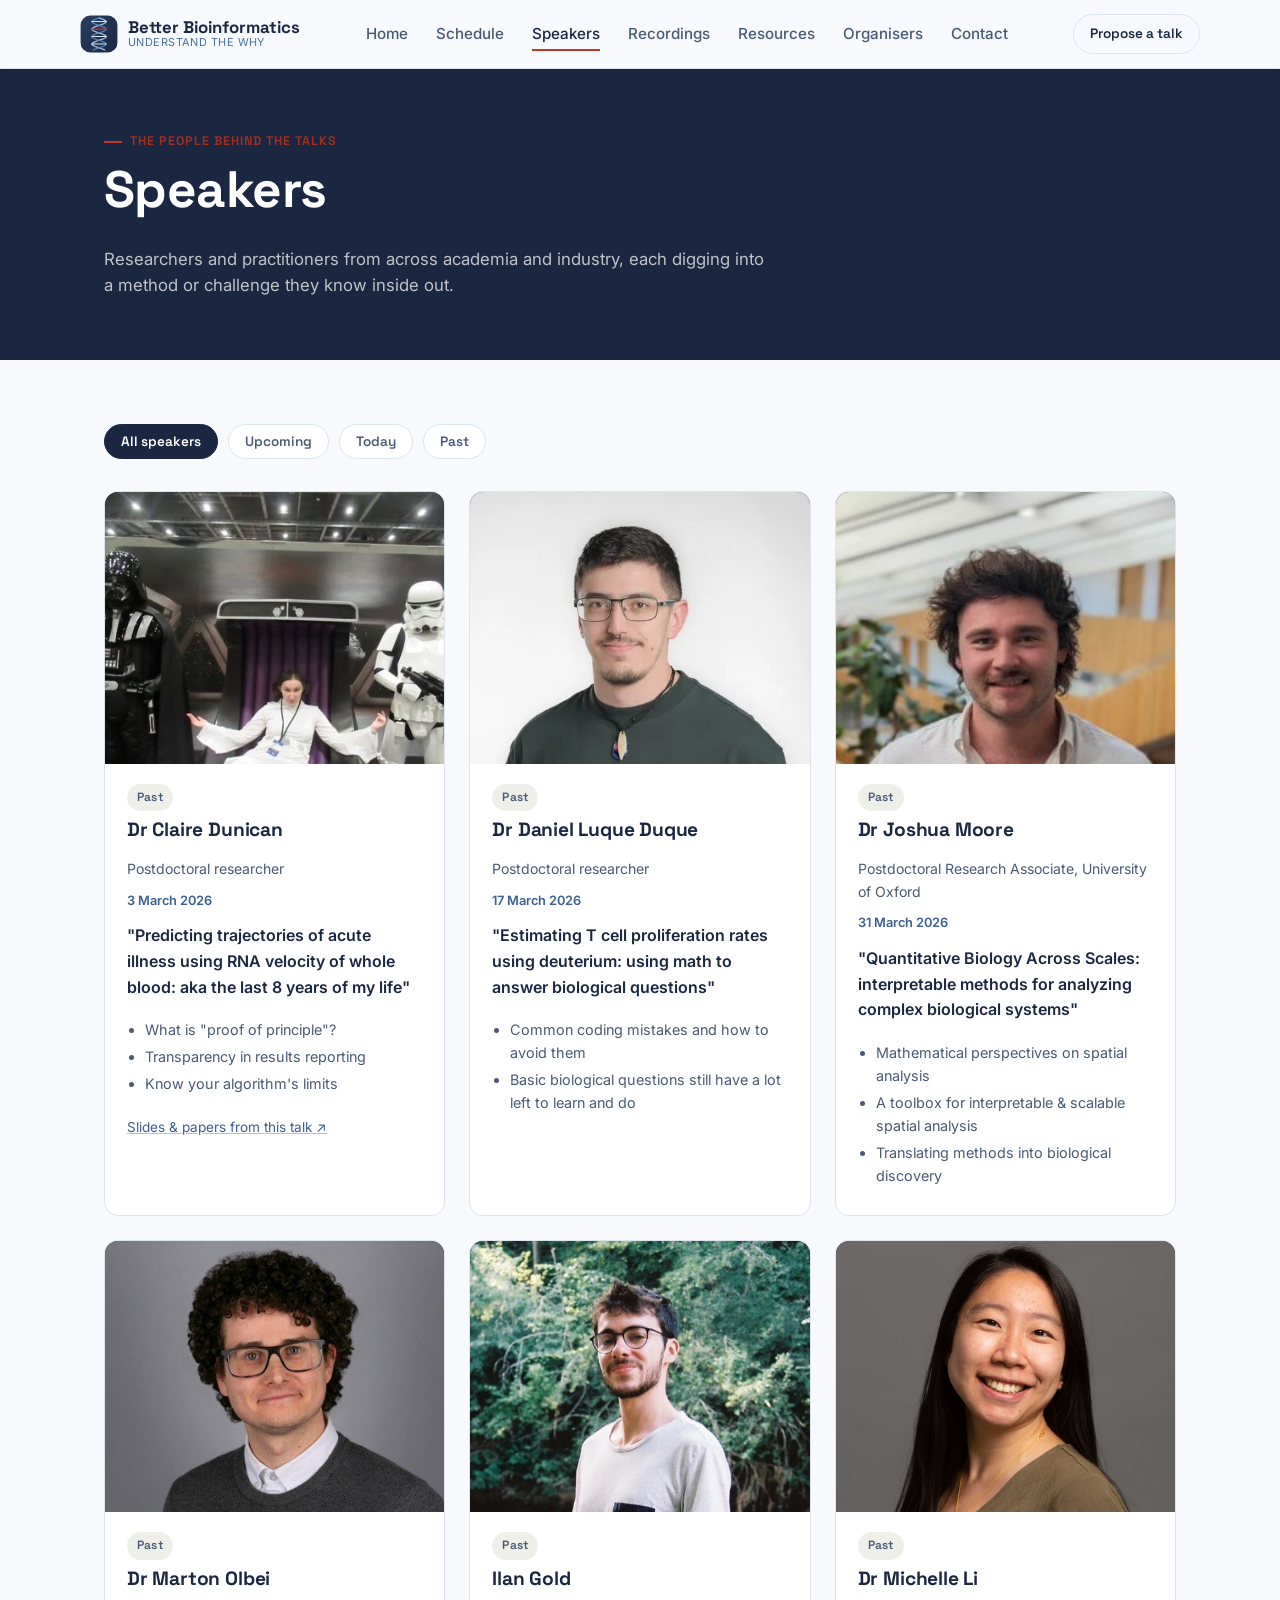
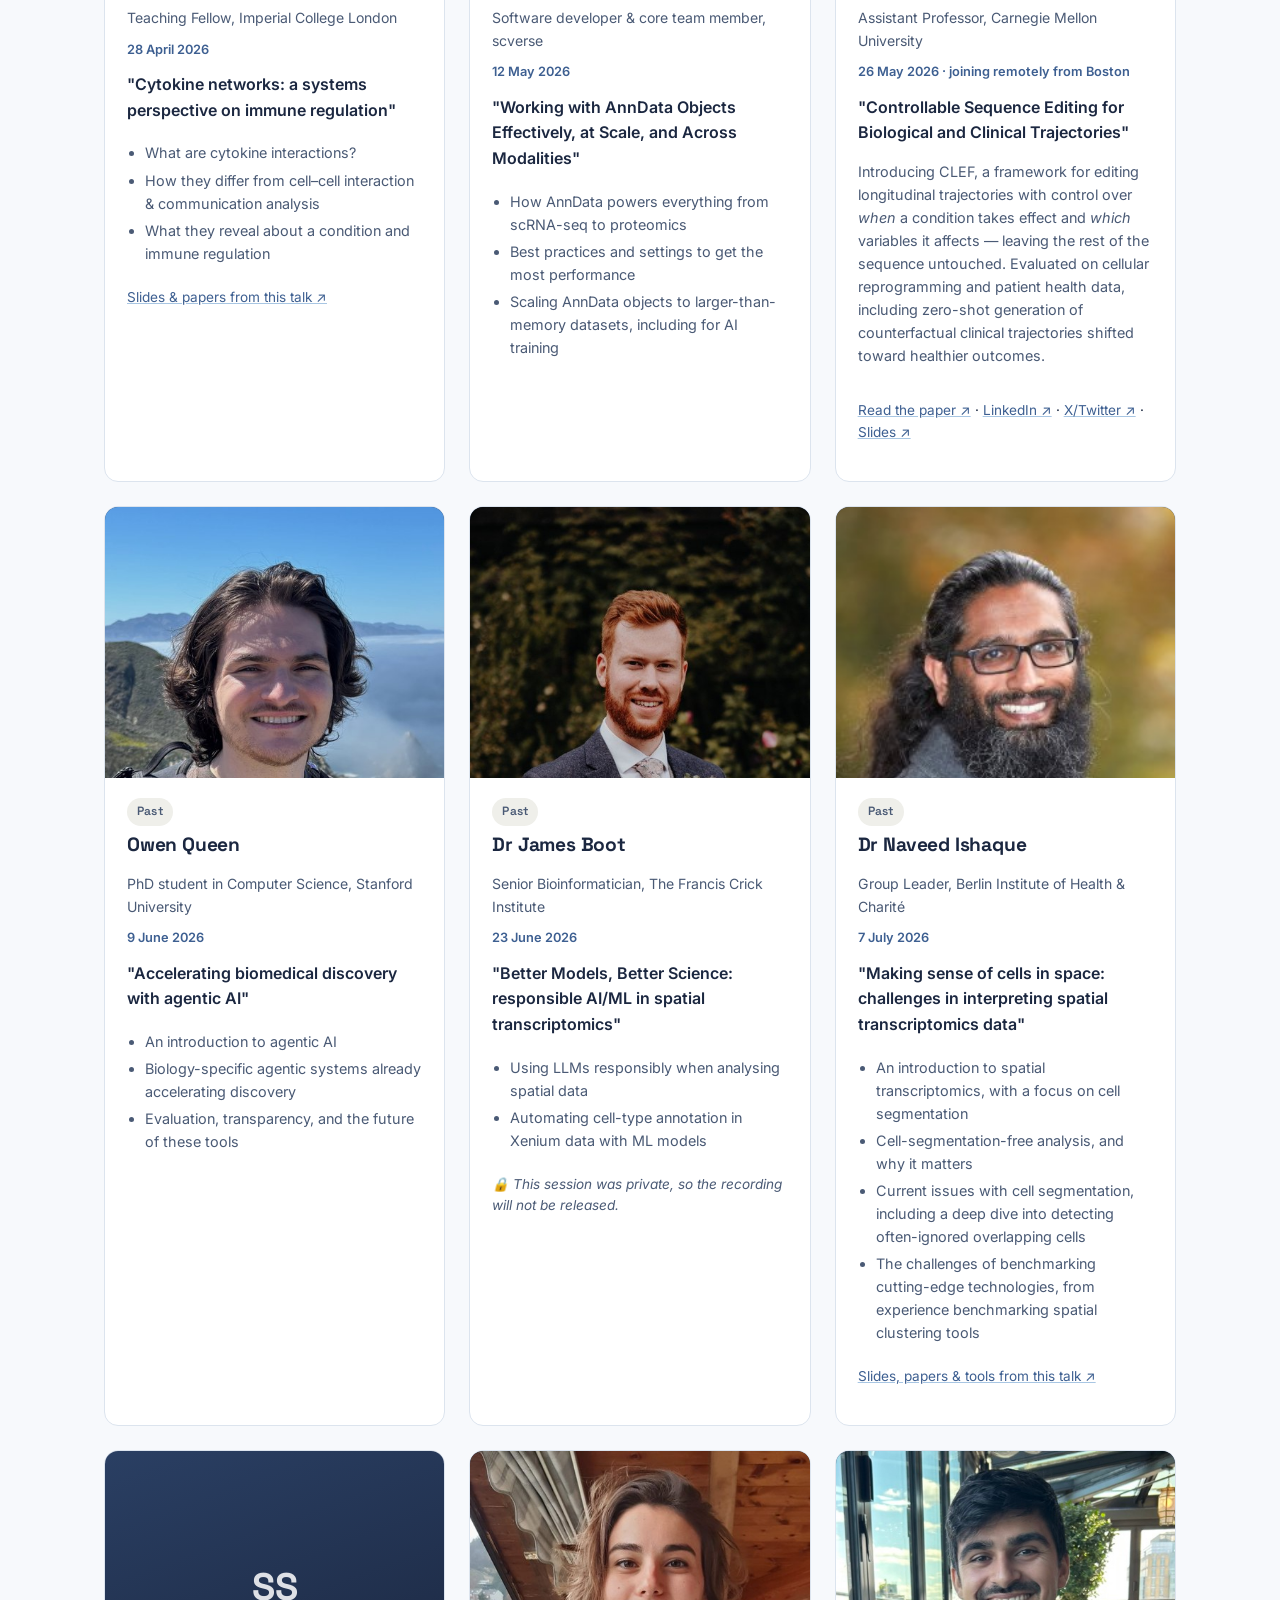
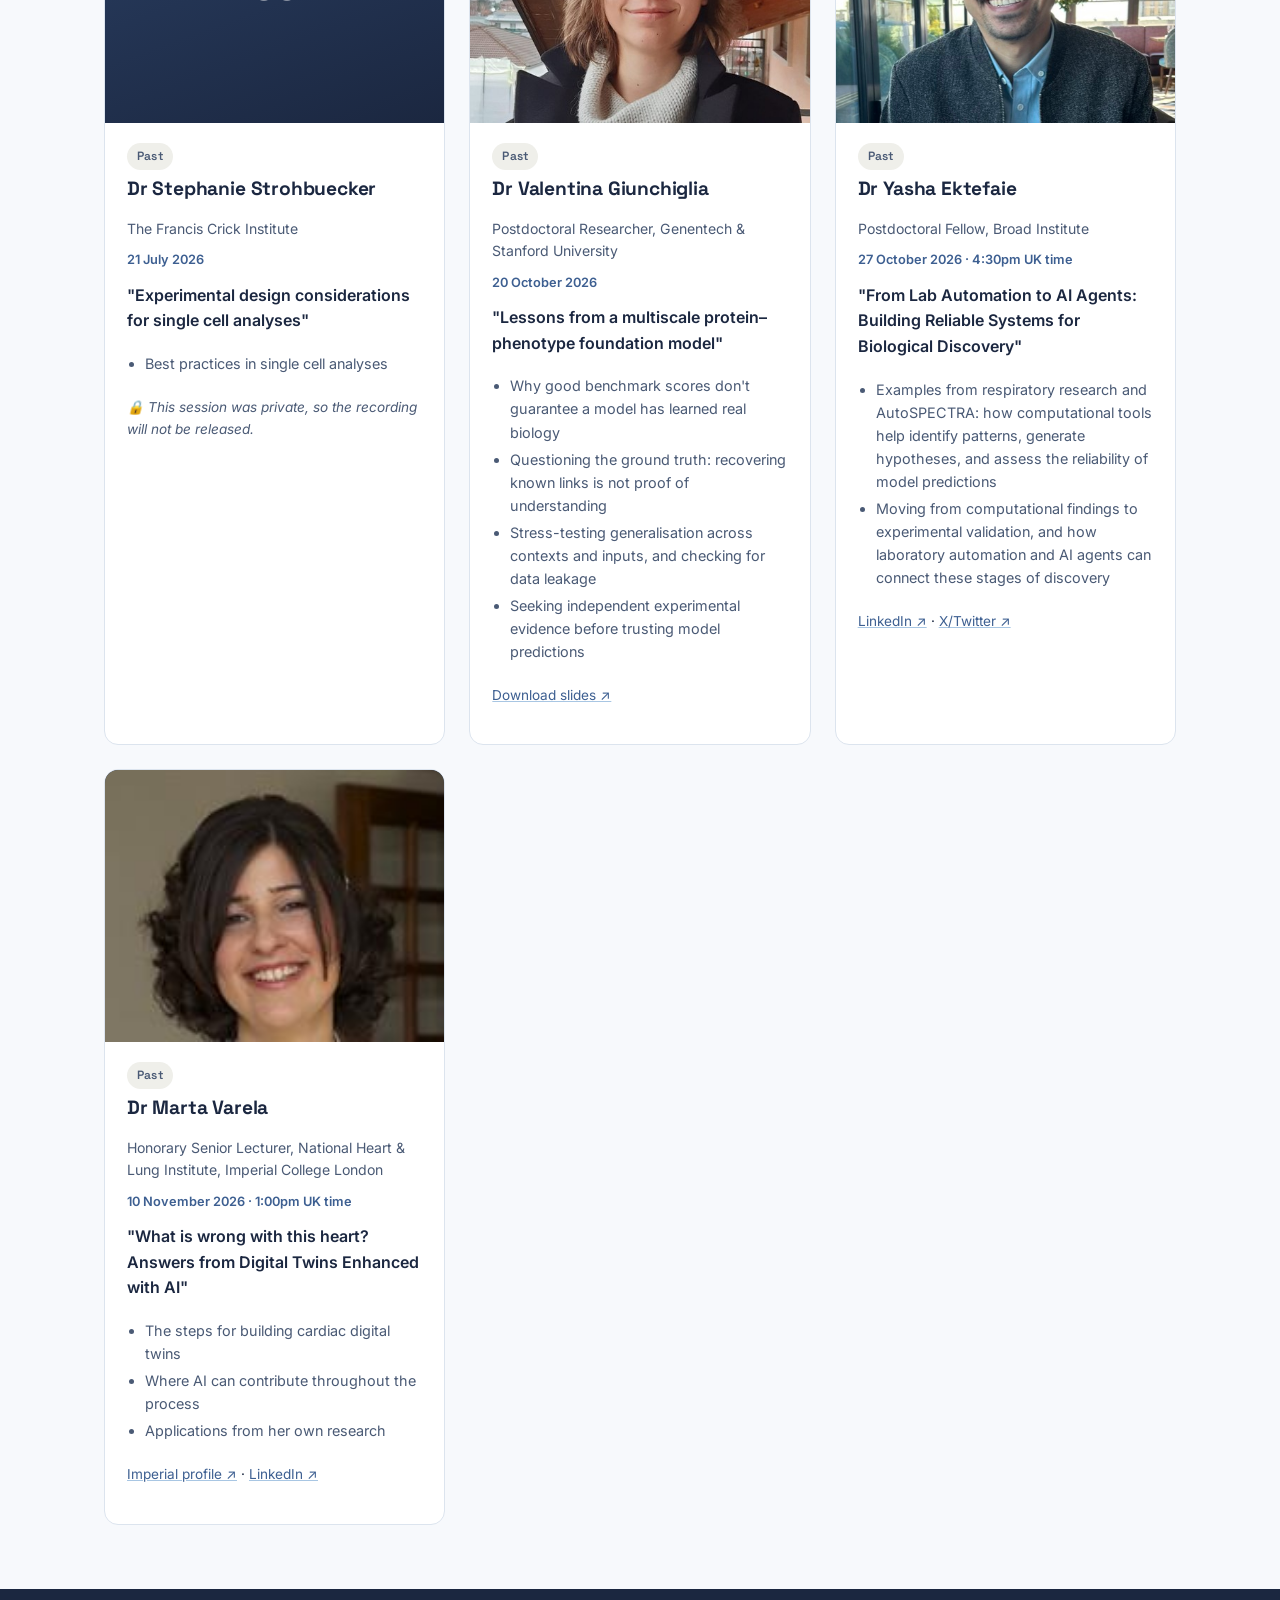
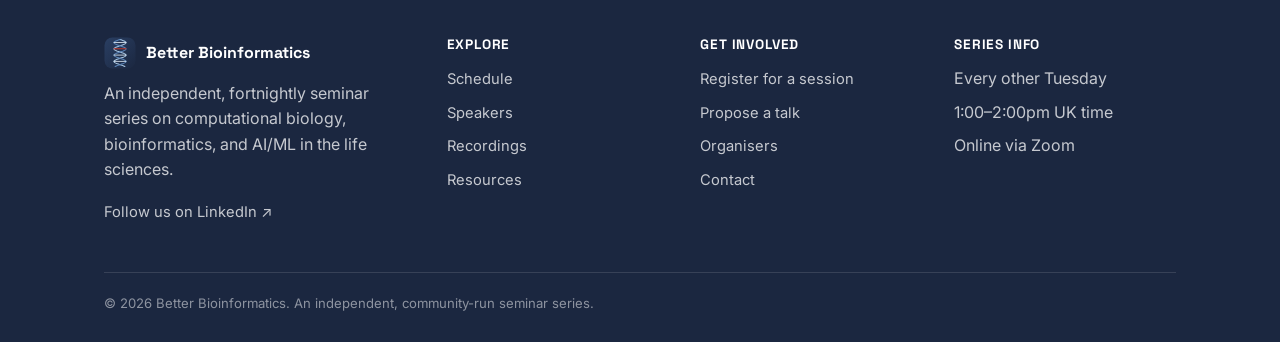
<file: speakers.html>
<!doctype html>
<html lang="en">
<head>
<meta charset="UTF-8">
<meta name="viewport" content="width=device-width, initial-scale=1">
<title>Speakers — Better Bioinformatics</title>
<meta name="description" content="Meet the speakers presenting at the Better Bioinformatics seminar series — talk titles, learning points, and bios.">
<link rel="icon" type="image/svg+xml" href="assets/logo.svg">
<link rel="stylesheet" href="css/style.css">
</head>
<body>

<header class="site-header">
  <div class="container nav">
    <a class="brand" href="index.html">
      <img src="assets/logo.svg" alt="">
      <span class="brand-text">
        <span class="brand-name">Better Bioinformatics</span>
        <span class="brand-tag">Understand the why</span>
      </span>
    </a>
    <ul class="nav-links">
      <li><a href="index.html">Home</a></li>
      <li><a href="schedule.html">Schedule</a></li>
      <li><a href="speakers.html">Speakers</a></li>
      <li><a href="recordings.html">Recordings</a></li>
      <li><a href="resources.html">Resources</a></li>
      <li><a href="organisers.html">Organisers</a></li>
      <li><a href="contact.html">Contact</a></li>
    </ul>
    <div class="nav-cta">
      <a class="btn btn-outline btn-sm" href="mailto:vg816@ic.ac.uk?subject=Proposing%20a%20talk%20for%20Better%20Bioinformatics">Propose a talk</a>
      <button class="nav-toggle" aria-label="Toggle menu" aria-expanded="false"><span></span><span></span><span></span></button>
    </div>
  </div>
</header>

<section class="page-hero">
  <div class="container">
    <div class="eyebrow">The people behind the talks</div>
    <h1>Speakers</h1>
    <p>Researchers and practitioners from across academia and industry, each digging into a method or challenge they know inside out.</p>
  </div>
</section>

<section class="section">
  <div class="container">

    <div class="filter-bar" data-filter-bar data-filter-scope="#speaker-grid">
      <button class="filter-btn active" data-filter-btn="all">All speakers</button>
      <button class="filter-btn" data-filter-btn="upcoming">Upcoming</button>
      <button class="filter-btn" data-filter-btn="today">Today</button>
      <button class="filter-btn" data-filter-btn="past">Past</button>
    </div>

    <div class="grid-3" id="speaker-grid">

      <article class="speaker-card" id="claire-dunican" data-talk-date="2026-03-03">
        <div class="speaker-photo"><img src="assets/photos/claire-dunican.jpg" alt="Dr Claire Dunican" loading="lazy"></div>
        <div class="speaker-body">
          <span class="badge" data-badge-slot style="align-self:flex-start;"></span>
          <h3>Dr Claire Dunican</h3>
          <div class="s-role">Postdoctoral researcher</div>
          <div class="s-date-chip">3 March 2026</div>
          <div class="s-talk">"Predicting trajectories of acute illness using RNA velocity of whole blood: aka the last 8 years of my life"</div>
          <ul class="speaker-learn">
            <li>What is "proof of principle"?</li>
            <li>Transparency in results reporting</li>
            <li>Know your algorithm's limits</li>
          </ul>
          <p style="font-size:0.85rem; margin-top:10px;"><a href="resources.html#claire-dunican">Slides &amp; papers from this talk ↗</a></p>
        </div>
      </article>

      <article class="speaker-card" id="daniel-luque-duque" data-talk-date="2026-03-17">
        <div class="speaker-photo"><img src="assets/photos/daniel-luque-duque.jpg" alt="Dr Daniel Luque Duque" loading="lazy"></div>
        <div class="speaker-body">
          <span class="badge" data-badge-slot style="align-self:flex-start;"></span>
          <h3>Dr Daniel Luque Duque</h3>
          <div class="s-role">Postdoctoral researcher</div>
          <div class="s-date-chip">17 March 2026</div>
          <div class="s-talk">"Estimating T cell proliferation rates using deuterium: using math to answer biological questions"</div>
          <ul class="speaker-learn">
            <li>Common coding mistakes and how to avoid them</li>
            <li>Basic biological questions still have a lot left to learn and do</li>
          </ul>
        </div>
      </article>

      <article class="speaker-card" id="joshua-moore" data-talk-date="2026-03-31">
        <div class="speaker-photo"><img src="assets/photos/joshua-moore.jpeg" alt="Dr Joshua Moore" loading="lazy"></div>
        <div class="speaker-body">
          <span class="badge" data-badge-slot style="align-self:flex-start;"></span>
          <h3>Dr Joshua Moore</h3>
          <div class="s-role">Postdoctoral Research Associate, University of Oxford</div>
          <div class="s-date-chip">31 March 2026</div>
          <div class="s-talk">"Quantitative Biology Across Scales: interpretable methods for analyzing complex biological systems"</div>
          <ul class="speaker-learn">
            <li>Mathematical perspectives on spatial analysis</li>
            <li>A toolbox for interpretable &amp; scalable spatial analysis</li>
            <li>Translating methods into biological discovery</li>
          </ul>
        </div>
      </article>

      <article class="speaker-card" id="marton-olbei" data-talk-date="2026-04-28">
        <div class="speaker-photo"><img src="assets/photos/marton-olbei.jpeg" alt="Dr Marton Olbei" loading="lazy"></div>
        <div class="speaker-body">
          <span class="badge" data-badge-slot style="align-self:flex-start;"></span>
          <h3>Dr Marton Olbei</h3>
          <div class="s-role">Teaching Fellow, Imperial College London</div>
          <div class="s-date-chip">28 April 2026</div>
          <div class="s-talk">"Cytokine networks: a systems perspective on immune regulation"</div>
          <ul class="speaker-learn">
            <li>What are cytokine interactions?</li>
            <li>How they differ from cell–cell interaction &amp; communication analysis</li>
            <li>What they reveal about a condition and immune regulation</li>
          </ul>
          <p style="font-size:0.85rem; margin-top:10px;"><a href="resources.html#marton-olbei">Slides &amp; papers from this talk ↗</a></p>
        </div>
      </article>

      <article class="speaker-card" id="ilan-gold" data-talk-date="2026-05-12">
        <div class="speaker-photo"><img src="assets/photos/ilan-gold.jpeg" alt="Ilan Gold" loading="lazy"></div>
        <div class="speaker-body">
          <span class="badge" data-badge-slot style="align-self:flex-start;"></span>
          <h3>Ilan Gold</h3>
          <div class="s-role">Software developer &amp; core team member, scverse</div>
          <div class="s-date-chip">12 May 2026</div>
          <div class="s-talk">"Working with AnnData Objects Effectively, at Scale, and Across Modalities"</div>
          <ul class="speaker-learn">
            <li>How AnnData powers everything from scRNA-seq to proteomics</li>
            <li>Best practices and settings to get the most performance</li>
            <li>Scaling AnnData objects to larger-than-memory datasets, including for AI training</li>
          </ul>
        </div>
      </article>

      <article class="speaker-card" id="michelle-li" data-talk-date="2026-05-26">
        <div class="speaker-photo"><img src="assets/photos/michelle-li.jpg" alt="Dr Michelle Li" loading="lazy"></div>
        <div class="speaker-body">
          <span class="badge" data-badge-slot style="align-self:flex-start;"></span>
          <h3>Dr Michelle Li</h3>
          <div class="s-role">Assistant Professor, Carnegie Mellon University</div>
          <div class="s-date-chip">26 May 2026 · joining remotely from Boston</div>
          <div class="s-talk">"Controllable Sequence Editing for Biological and Clinical Trajectories"</div>
          <p style="color:var(--ink-soft); font-size:0.9rem; margin-top:6px;">Introducing CLEF, a framework for editing longitudinal trajectories with control over <em>when</em> a condition takes effect and <em>which</em> variables it affects — leaving the rest of the sequence untouched. Evaluated on cellular reprogramming and patient health data, including zero-shot generation of counterfactual clinical trajectories shifted toward healthier outcomes.</p>
          <p style="font-size:0.85rem; margin-top:10px;">
            <a href="https://arxiv.org/abs/2502.03569" target="_blank" rel="noopener">Read the paper ↗</a> ·
            <a href="https://www.linkedin.com/in/drmichellemli/" target="_blank" rel="noopener">LinkedIn ↗</a> ·
            <a href="https://x.com/DrMichelleMLi" target="_blank" rel="noopener">X/Twitter ↗</a> ·
            <a href="assets/slides/michelle-li.pdf" target="_blank" rel="noopener">Slides ↗</a>
          </p>
        </div>
      </article>

      <article class="speaker-card" id="owen-queen" data-talk-date="2026-06-09">
        <div class="speaker-photo"><img src="assets/photos/owen-queen.jpeg" alt="Owen Queen" loading="lazy"></div>
        <div class="speaker-body">
          <span class="badge" data-badge-slot style="align-self:flex-start;"></span>
          <h3>Owen Queen</h3>
          <div class="s-role">PhD student in Computer Science, Stanford University</div>
          <div class="s-date-chip">9 June 2026</div>
          <div class="s-talk">"Accelerating biomedical discovery with agentic AI"</div>
          <ul class="speaker-learn">
            <li>An introduction to agentic AI</li>
            <li>Biology-specific agentic systems already accelerating discovery</li>
            <li>Evaluation, transparency, and the future of these tools</li>
          </ul>
        </div>
      </article>

      <article class="speaker-card" id="james-boot" data-talk-date="2026-06-23">
        <div class="speaker-photo"><img src="assets/photos/james-boot.jpeg" alt="Dr James Boot" loading="lazy"></div>
        <div class="speaker-body">
          <span class="badge" data-badge-slot style="align-self:flex-start;"></span>
          <h3>Dr James Boot</h3>
          <div class="s-role">Senior Bioinformatician, The Francis Crick Institute</div>
          <div class="s-date-chip">23 June 2026</div>
          <div class="s-talk">"Better Models, Better Science: responsible AI/ML in spatial transcriptomics"</div>
          <ul class="speaker-learn">
            <li>Using LLMs responsibly when analysing spatial data</li>
            <li>Automating cell-type annotation in Xenium data with ML models</li>
          </ul>
          <p style="color:var(--ink-soft); font-size:0.85rem; font-style:italic; margin-top:10px;">🔒 This session was private, so the recording will not be released.</p>
        </div>
      </article>

      <article class="speaker-card" id="naveed-ishaque" data-talk-date="2026-07-07">
        <div class="speaker-photo"><img src="assets/photos/naveed-ishaque.jpeg" alt="Dr Naveed Ishaque" loading="lazy"></div>
        <div class="speaker-body">
          <span class="badge" data-badge-slot style="align-self:flex-start;"></span>
          <h3>Dr Naveed Ishaque</h3>
          <div class="s-role">Group Leader, Berlin Institute of Health &amp; Charité</div>
          <div class="s-date-chip">7 July 2026</div>
          <div class="s-talk">"Making sense of cells in space: challenges in interpreting spatial transcriptomics data"</div>
          <ul class="speaker-learn">
            <li>An introduction to spatial transcriptomics, with a focus on cell segmentation</li>
            <li>Cell-segmentation-free analysis, and why it matters</li>
            <li>Current issues with cell segmentation, including a deep dive into detecting often-ignored overlapping cells</li>
            <li>The challenges of benchmarking cutting-edge technologies, from experience benchmarking spatial clustering tools</li>
          </ul>
          <p style="font-size:0.85rem; margin-top:10px;"><a href="resources.html#naveed-ishaque">Slides, papers &amp; tools from this talk ↗</a></p>
        </div>
      </article>

      <article class="speaker-card" id="stephanie-strohbuecker" data-talk-date="2026-07-21">
        <div class="speaker-photo"><div class="avatar-fallback">SS</div></div>
        <div class="speaker-body">
          <span class="badge" data-badge-slot style="align-self:flex-start;"></span>
          <h3>Dr Stephanie Strohbuecker</h3>
          <div class="s-role">The Francis Crick Institute</div>
          <div class="s-date-chip">21 July 2026</div>
          <div class="s-talk">"Experimental design considerations for single cell analyses"</div>
          <ul class="speaker-learn">
            <li>Best practices in single cell analyses</li>
          </ul>
          <p style="color:var(--ink-soft); font-size:0.85rem; font-style:italic; margin-top:10px;">🔒 This session was private, so the recording will not be released.</p>
        </div>
      </article>

      <article class="speaker-card" id="valentina-giunchiglia" data-talk-date="2026-10-20">
        <div class="speaker-photo"><img src="assets/photos/valentina-giunchiglia.jpeg" alt="Dr Valentina Giunchiglia" loading="lazy"></div>
        <div class="speaker-body">
          <span class="badge" data-badge-slot style="align-self:flex-start;"></span>
          <h3>Dr Valentina Giunchiglia</h3>
          <div class="s-role">Postdoctoral Researcher, Genentech &amp; Stanford University</div>
          <div class="s-date-chip">20 October 2026</div>
          <div class="s-talk">"Lessons from a multiscale protein–phenotype foundation model"</div>
          <ul class="speaker-learn">
            <li>Why good benchmark scores don't guarantee a model has learned real biology</li>
            <li>Questioning the ground truth: recovering known links is not proof of understanding</li>
            <li>Stress-testing generalisation across contexts and inputs, and checking for data leakage</li>
            <li>Seeking independent experimental evidence before trusting model predictions</li>
          </ul>
          <p style="font-size:0.85rem; margin-top:10px;"><a href="assets/slides/valentina-giunchiglia.pdf" target="_blank" rel="noopener">Download slides ↗</a></p>
        </div>
      </article>

      <article class="speaker-card" id="yasha-ektefaie" data-talk-date="2026-10-27">
        <div class="speaker-photo"><img src="assets/photos/yasha-ektefaie.jpg" alt="Dr Yasha Ektefaie" loading="lazy"></div>
        <div class="speaker-body">
          <span class="badge" data-badge-slot style="align-self:flex-start;"></span>
          <h3>Dr Yasha Ektefaie</h3>
          <div class="s-role">Postdoctoral Fellow, Broad Institute</div>
          <div class="s-date-chip">27 October 2026 · 4:30pm UK time</div>
          <div class="s-talk">"From Lab Automation to AI Agents: Building Reliable Systems for Biological Discovery"</div>
          <ul class="speaker-learn">
            <li>Examples from respiratory research and AutoSPECTRA: how computational tools help identify patterns, generate hypotheses, and assess the reliability of model predictions</li>
            <li>Moving from computational findings to experimental validation, and how laboratory automation and AI agents can connect these stages of discovery</li>
          </ul>
          <p style="font-size:0.85rem; margin-top:10px;">
            <a href="https://www.linkedin.com/in/yasha-ektefaie" target="_blank" rel="noopener">LinkedIn ↗</a> ·
            <a href="https://twitter.com/YEktefaie" target="_blank" rel="noopener">X/Twitter ↗</a>
          </p>
        </div>
      </article>

      <article class="speaker-card" id="marta-varela" data-talk-date="2026-11-10">
        <div class="speaker-photo"><img src="assets/photos/marta-varela.jpeg" alt="Dr Marta Varela" loading="lazy"></div>
        <div class="speaker-body">
          <span class="badge" data-badge-slot style="align-self:flex-start;"></span>
          <h3>Dr Marta Varela</h3>
          <div class="s-role">Honorary Senior Lecturer, National Heart &amp; Lung Institute, Imperial College London</div>
          <div class="s-date-chip">10 November 2026 · 1:00pm UK time</div>
          <div class="s-talk">"What is wrong with this heart? Answers from Digital Twins Enhanced with AI"</div>
          <ul class="speaker-learn">
            <li>The steps for building cardiac digital twins</li>
            <li>Where AI can contribute throughout the process</li>
            <li>Applications from her own research</li>
          </ul>
          <p style="font-size:0.85rem; margin-top:10px;">
            <a href="https://profiles.imperial.ac.uk/marta.varela" target="_blank" rel="noopener">Imperial profile ↗</a> ·
            <a href="https://www.linkedin.com/in/marta-varela-287bb7a3/" target="_blank" rel="noopener">LinkedIn ↗</a>
          </p>
        </div>
      </article>

    </div>
  </div>
</section>

<footer class="site-footer" id="site-footer"></footer>
<script src="js/main.js"></script>
<script src="js/footer.js"></script>
</body>
</html>
</file>
<file: css/style.css>
/* Better Bioinformatics — shared styles */

@import url('https://fonts.googleapis.com/css2?family=Space+Grotesk:wght@500;600;700&family=Inter:wght@400;500;600;700&display=swap');

:root {
  --navy-950: #1B2740;
  --teal-900: #2A3F63;
  --teal-800: #33507D;
  --teal-700: #3D5F91;
  --teal-600: #4A70A3;
  --teal-500: #5B85B8;
  --teal-300: #A8C6E3;
  --teal-100: #E8F1FA;
  --accent: #C0392B;
  --accent-dark: #A32F21;
  --accent-tint: #F7DEDA;
  --ink: #1B2740;
  --ink-soft: #4A5A75;
  --bg: #F7F9FC;
  --surface: #FFFFFF;
  --line: #DCE4EE;
  --shadow: 0 4px 20px rgba(27, 39, 64, 0.08);
  --shadow-lg: 0 12px 40px rgba(27, 39, 64, 0.14);
  --radius: 14px;
  --radius-sm: 8px;
  --max: 1120px;
  --font-head: 'Space Grotesk', 'Inter', system-ui, sans-serif;
  --font-body: 'Inter', system-ui, -apple-system, sans-serif;
}

* { box-sizing: border-box; }
html { scroll-behavior: smooth; }

body {
  margin: 0;
  font-family: var(--font-body);
  color: var(--ink);
  background: var(--bg);
  line-height: 1.6;
  -webkit-font-smoothing: antialiased;
}

h1, h2, h3, h4 {
  font-family: var(--font-head);
  color: var(--navy-950);
  line-height: 1.15;
  margin: 0 0 0.5em;
  letter-spacing: -0.01em;
}

h1 { font-size: clamp(2.1rem, 4.5vw, 3.2rem); }
h2 { font-size: clamp(1.5rem, 3vw, 2rem); }
h3 { font-size: 1.2rem; }

p { margin: 0 0 1em; }

a { color: var(--teal-700); text-decoration-color: var(--teal-300); }
a:hover { color: var(--accent-dark); }

.container {
  max-width: var(--max);
  margin: 0 auto;
  padding: 0 24px;
}

img { max-width: 100%; display: block; }

.eyebrow {
  display: inline-flex;
  align-items: center;
  gap: 8px;
  font-family: var(--font-head);
  font-size: 0.78rem;
  font-weight: 600;
  letter-spacing: 0.08em;
  text-transform: uppercase;
  color: var(--accent-dark);
  margin-bottom: 0.75em;
}
.eyebrow::before {
  content: "";
  width: 18px;
  height: 2px;
  background: var(--accent);
  display: inline-block;
}

/* ---------- Buttons ---------- */
.btn {
  display: inline-flex;
  align-items: center;
  justify-content: center;
  gap: 8px;
  padding: 12px 22px;
  border-radius: 999px;
  font-family: var(--font-head);
  font-weight: 600;
  font-size: 0.95rem;
  text-decoration: none;
  border: 1px solid transparent;
  cursor: pointer;
  transition: transform 0.15s ease, box-shadow 0.15s ease, background 0.15s ease, color 0.15s ease;
}
.btn:hover { transform: translateY(-1px); }
.btn-primary { background: var(--accent); color: #fff; box-shadow: 0 6px 18px rgba(192,57,43,0.35); }
.btn-primary:hover { background: var(--accent-dark); color: #fff; }
.btn-dark { background: var(--navy-950); color: #fff; }
.btn-dark:hover { background: var(--teal-900); color: #fff; }
.btn-outline { background: transparent; border-color: var(--line); color: var(--ink); }
.btn-outline:hover { border-color: var(--teal-500); color: var(--teal-700); }
.btn-ghost-light { background: rgba(255,255,255,0.08); border-color: rgba(255,255,255,0.35); color: #fff; }
.btn-ghost-light:hover { background: rgba(255,255,255,0.18); color: #fff; }
.btn-sm { padding: 8px 16px; font-size: 0.85rem; }

/* ---------- Header / Nav ---------- */
.site-header {
  position: sticky;
  top: 0;
  z-index: 50;
  background: rgba(247, 249, 252, 0.9);
  backdrop-filter: blur(10px);
  border-bottom: 1px solid var(--line);
}
.nav {
  display: flex;
  align-items: center;
  justify-content: space-between;
  padding: 14px 0;
}
.brand {
  display: flex;
  align-items: center;
  gap: 10px;
  text-decoration: none;
  color: var(--navy-950);
}
.brand img { width: 38px; height: 38px; }
.brand-text { display: flex; flex-direction: column; line-height: 1.05; }
.brand-name { font-family: var(--font-head); font-weight: 700; font-size: 1.05rem; color: var(--navy-950); }
.brand-tag { font-size: 0.68rem; color: var(--teal-600); letter-spacing: 0.04em; text-transform: uppercase; }

.nav-links {
  display: flex;
  align-items: center;
  gap: 28px;
  list-style: none;
  margin: 0;
  padding: 0;
}
.nav-links a {
  color: var(--ink-soft);
  text-decoration: none;
  font-weight: 500;
  font-size: 0.95rem;
  padding: 6px 0;
  border-bottom: 2px solid transparent;
}
.nav-links a:hover, .nav-links a.active {
  color: var(--navy-950);
  border-bottom-color: var(--accent);
}
.nav-cta { display: flex; align-items: center; gap: 14px; }
.nav-toggle {
  display: none;
  background: none;
  border: none;
  cursor: pointer;
  padding: 6px;
}
.nav-toggle span {
  display: block;
  width: 22px;
  height: 2px;
  background: var(--navy-950);
  margin: 5px 0;
  transition: 0.2s;
}

@media (max-width: 860px) {
  .nav-toggle { display: block; }
  .nav-links {
    position: absolute;
    top: 100%; left: 0; right: 0;
    background: var(--surface);
    border-bottom: 1px solid var(--line);
    flex-direction: column;
    align-items: flex-start;
    gap: 0;
    padding: 8px 24px 16px;
    display: none;
  }
  .nav-links.open { display: flex; }
  .nav-links li { width: 100%; }
  .nav-links a { display: block; padding: 10px 0; border-bottom: 1px solid var(--line); }
  .nav-cta .btn-outline { display: none; }
}

/* ---------- Hero ---------- */
.hero {
  background: radial-gradient(circle at 15% 20%, rgba(91,133,184,0.16), transparent 55%),
              linear-gradient(180deg, #F7F9FC 0%, #EAF0F8 100%);
  padding: 72px 0 56px;
}
.hero-grid {
  display: grid;
  grid-template-columns: 1.15fr 0.85fr;
  gap: 48px;
  align-items: center;
}
@media (max-width: 900px) { .hero-grid { grid-template-columns: 1fr; } }

.hero-actions { display: flex; gap: 14px; flex-wrap: wrap; margin-top: 28px; }
.hero-lede { font-size: 1.15rem; color: var(--ink-soft); max-width: 54ch; }

.hero-card {
  background: var(--navy-950);
  color: #fff;
  border-radius: var(--radius);
  padding: 28px;
  box-shadow: var(--shadow-lg);
  position: relative;
  overflow: hidden;
}
.hero-card::after {
  content: "";
  position: absolute;
  inset: 0;
  background: radial-gradient(circle at 90% 0%, rgba(192,57,43,0.25), transparent 55%);
  pointer-events: none;
}
.hero-card .tag {
  display: inline-block;
  background: var(--accent);
  color: #fff;
  font-family: var(--font-head);
  font-size: 0.72rem;
  font-weight: 700;
  letter-spacing: 0.06em;
  text-transform: uppercase;
  padding: 4px 10px;
  border-radius: 999px;
  margin-bottom: 14px;
}
.hero-card h3 { color: #fff; font-size: 1.4rem; margin-bottom: 6px; }
.hero-card .meta { color: var(--teal-300); font-size: 0.92rem; margin-bottom: 14px; }
.hero-card .who { display: flex; align-items: center; gap: 12px; margin: 16px 0; }
.hero-card .who img, .hero-card .who .avatar-fallback { width: 52px; height: 52px; border-radius: 50%; object-fit: cover; flex-shrink: 0; }
.hero-card .who .avatar-fallback { background: var(--teal-700); font-size: 1rem; }
.hero-card .who-name { font-weight: 600; }
.hero-card .who-role { font-size: 0.85rem; color: var(--teal-300); }
.hero-card .actions { display: flex; gap: 10px; margin-top: 18px; flex-wrap: wrap; }

/* ---------- Sections ---------- */
.section { padding: 64px 0; }
.section-tight { padding: 40px 0; }
.section-alt { background: var(--surface); border-top: 1px solid var(--line); border-bottom: 1px solid var(--line); }
.section-dark { background: var(--navy-950); color: #fff; }
.section-dark h2 { color: #fff; }
.section-head { max-width: 640px; margin-bottom: 40px; }
.section-head p { color: var(--ink-soft); }
.section-dark .section-head p { color: rgba(255,255,255,0.7); }

.grid-3 { display: grid; grid-template-columns: repeat(3, 1fr); gap: 24px; }
.grid-2 { display: grid; grid-template-columns: repeat(2, 1fr); gap: 24px; }
@media (max-width: 900px) { .grid-3 { grid-template-columns: repeat(2, 1fr); } }
@media (max-width: 640px) { .grid-3, .grid-2 { grid-template-columns: 1fr; } }

.card {
  background: var(--surface);
  border: 1px solid var(--line);
  border-radius: var(--radius);
  padding: 26px;
}
.icon-badge {
  width: 42px; height: 42px;
  border-radius: 10px;
  background: var(--teal-100);
  color: var(--teal-700);
  display: flex; align-items: center; justify-content: center;
  font-size: 1.2rem;
  margin-bottom: 14px;
}

.format-steps { display: grid; gap: 18px; }
.format-step {
  display: grid;
  grid-template-columns: 44px 1fr;
  gap: 16px;
  align-items: start;
}
.format-step .num {
  width: 44px; height: 44px;
  border-radius: 50%;
  background: var(--navy-950);
  color: #fff;
  font-family: var(--font-head);
  font-weight: 700;
  display: flex; align-items: center; justify-content: center;
}
.format-step h4 { margin-bottom: 4px; }
.format-step p { color: var(--ink-soft); margin: 0; }

/* ---------- Badges / status ---------- */
.badge {
  display: inline-flex;
  align-items: center;
  gap: 6px;
  font-size: 0.75rem;
  font-weight: 600;
  padding: 4px 10px;
  border-radius: 999px;
  font-family: var(--font-head);
  letter-spacing: 0.02em;
  white-space: nowrap;
}
.badge-upcoming { background: var(--teal-100); color: var(--teal-700); }
.badge-today { background: var(--accent-tint); color: var(--accent-dark); }
.badge-today::before { content: "●"; color: var(--accent); font-size: 0.6rem; }
.badge-past { background: #EFEFEA; color: var(--ink-soft); }
.badge-cancelled { background: #FBE7E7; color: #B03B3B; }

/* ---------- Schedule ---------- */
.schedule-list { display: flex; flex-direction: column; gap: 14px; }
.schedule-row {
  display: grid;
  grid-template-columns: 130px 1fr auto;
  gap: 20px;
  align-items: center;
  background: var(--surface);
  border: 1px solid var(--line);
  border-radius: var(--radius);
  padding: 18px 22px;
}
.schedule-row.is-past { opacity: 0.72; }
.schedule-row.is-today { border-color: var(--accent); box-shadow: 0 0 0 1px var(--accent); }
.schedule-row.is-cancelled .s-title { text-decoration: line-through; color: var(--ink-soft); }
.s-date { font-family: var(--font-head); font-weight: 600; color: var(--teal-700); }
.s-date .day { display: block; font-size: 1.3rem; color: var(--navy-950); }
.s-date .month { font-size: 0.8rem; text-transform: uppercase; letter-spacing: 0.05em; }
.s-main .s-title { font-weight: 600; color: var(--navy-950); margin-bottom: 4px; font-size: 1.05rem; }
.s-main .s-speaker { color: var(--teal-700); font-weight: 500; }
.s-main .s-meta { color: var(--ink-soft); font-size: 0.88rem; margin-top: 4px; }
.s-actions { display: flex; align-items: center; gap: 10px; flex-wrap: wrap; justify-content: flex-end; }
@media (max-width: 720px) {
  .schedule-row { grid-template-columns: 1fr; }
  .s-actions { justify-content: flex-start; }
}

/* ---------- Speaker cards ---------- */
.speaker-card {
  background: var(--surface);
  border: 1px solid var(--line);
  border-radius: var(--radius);
  overflow: hidden;
  display: flex;
  flex-direction: column;
}
.speaker-photo {
  aspect-ratio: 4 / 3.2;
  background: linear-gradient(160deg, var(--teal-900), var(--navy-950));
  display: flex;
  align-items: flex-end;
  justify-content: center;
  overflow: hidden;
  position: relative;
}
.speaker-photo img { width: 100%; height: 100%; object-fit: cover; object-position: top center; }
.avatar-fallback {
  width: 100%; height: 100%;
  display: flex; align-items: center; justify-content: center;
  font-family: var(--font-head);
  font-size: 2.4rem;
  font-weight: 700;
  color: rgba(255,255,255,0.85);
}
.speaker-body { padding: 20px 22px 24px; display: flex; flex-direction: column; gap: 8px; flex: 1; }
.speaker-body .s-role { color: var(--ink-soft); font-size: 0.88rem; }
.speaker-body .s-talk { font-weight: 600; color: var(--navy-950); margin-top: 4px; }
.speaker-body .s-date-chip { font-size: 0.8rem; color: var(--teal-700); font-weight: 600; margin-top: 2px; }
.speaker-learn { margin: 10px 0 0; padding-left: 18px; color: var(--ink-soft); font-size: 0.9rem; }
.speaker-learn li { margin-bottom: 4px; }

/* ---------- Organiser cards ---------- */
.person-card { text-align: left; }
.person-photo {
  width: 84px; height: 84px;
  border-radius: 50%;
  overflow: hidden;
  margin-bottom: 16px;
  background: var(--teal-800);
  display: flex; align-items: center; justify-content: center;
}
.person-photo .avatar-fallback { font-size: 1.4rem; }
.person-photo img { width: 100%; height: 100%; object-fit: cover; }
.person-card h3 { margin-bottom: 2px; }
.person-role { color: var(--accent-dark); font-weight: 600; font-size: 0.88rem; margin-bottom: 10px; }

/* ---------- Recordings ---------- */
.rec-card {
  background: var(--surface);
  border: 1px solid var(--line);
  border-radius: var(--radius);
  overflow: hidden;
  display: flex;
  flex-direction: column;
}
.rec-thumb {
  aspect-ratio: 16/9;
  background: linear-gradient(135deg, var(--teal-900), var(--navy-950));
  display: flex; align-items: center; justify-content: center;
  position: relative;
}
.rec-thumb .play {
  width: 56px; height: 56px;
  border-radius: 50%;
  background: rgba(255,255,255,0.15);
  border: 1.5px solid rgba(255,255,255,0.5);
  display: flex; align-items: center; justify-content: center;
  color: #fff;
  font-size: 1.3rem;
}
a.rec-thumb { overflow: hidden; }
a.rec-thumb img { position: absolute; inset: 0; width: 100%; height: 100%; object-fit: cover; }
a.rec-thumb .play { position: relative; background: rgba(0,0,0,0.55); transition: background 0.15s; }
a.rec-thumb:hover .play { background: var(--teal-500); }
.rec-body { padding: 18px 20px 22px; flex: 1; display: flex; flex-direction: column; }
.rec-body h3 { font-size: 1.02rem; margin-bottom: 4px; }
.rec-body .rec-meta { color: var(--ink-soft); font-size: 0.85rem; margin-bottom: 14px; }
.rec-pending { color: var(--ink-soft); font-size: 0.85rem; font-style: italic; }

/* ---------- Resources ---------- */
.resource-card-compact {
  background: var(--surface);
  border: 1px solid var(--line);
  border-radius: var(--radius);
  padding: 26px;
  display: flex;
  flex-direction: column;
  gap: 10px;
  cursor: pointer;
  transition: border-color 0.15s ease, box-shadow 0.15s ease;
}
.resource-card-compact:hover { border-color: var(--teal-500); box-shadow: var(--shadow); }
.resource-card-compact:focus-visible { outline: 2px solid var(--teal-500); outline-offset: 2px; }
.resource-card-compact h3 { margin-bottom: 2px; }
.resource-talk-compact { color: var(--ink-soft); font-size: 0.9rem; margin: 0; }
.resource-card-actions { display: flex; align-items: center; gap: 8px; flex-wrap: nowrap; margin-top: auto; padding-top: 8px; }
.resource-card-actions .btn { padding-left: 12px; padding-right: 12px; flex: 1 1 auto; text-align: center; }

dialog.materials-modal {
  border: none;
  border-radius: var(--radius);
  padding: 0;
  width: min(640px, 90vw);
  max-height: 82vh;
  box-shadow: var(--shadow-lg);
}
dialog.materials-modal::backdrop { background: rgba(27, 39, 64, 0.55); }
.modal-inner { padding: 28px 30px; overflow-y: auto; max-height: 82vh; }
.modal-head {
  display: flex;
  justify-content: space-between;
  align-items: flex-start;
  gap: 16px;
  margin-bottom: 20px;
  padding-bottom: 20px;
  border-bottom: 1px solid var(--line);
}
.modal-head h3 { margin-bottom: 4px; }
.modal-head .resource-talk { color: var(--teal-700); font-weight: 500; margin: 0; max-width: 44ch; font-size: 0.92rem; }
.modal-close {
  background: var(--teal-100);
  border: none;
  width: 32px; height: 32px;
  border-radius: 50%;
  font-size: 1rem;
  line-height: 1;
  cursor: pointer;
  color: var(--ink);
  flex-shrink: 0;
  display: flex; align-items: center; justify-content: center;
}
.modal-close:hover { background: var(--accent-tint); color: var(--accent-dark); }
.resource-section { margin-top: 22px; }
.resource-section:first-of-type { margin-top: 0; }
.resource-section h4 {
  font-family: var(--font-head);
  font-size: 0.78rem;
  font-weight: 700;
  text-transform: uppercase;
  letter-spacing: 0.06em;
  color: var(--ink-soft);
  margin-bottom: 12px;
}
.resource-section ul { list-style: none; margin: 0; padding: 0; display: flex; flex-direction: column; gap: 12px; }
.resource-section li a { font-weight: 600; }
.resource-section .desc { display: block; color: var(--ink-soft); font-size: 0.9rem; margin-top: 2px; }

/* ---------- Contact ---------- */
.contact-card {
  background: var(--surface);
  border: 1px solid var(--line);
  border-radius: var(--radius);
  padding: 32px;
}
.contact-card h3 { margin-bottom: 6px; }
.contact-card p { color: var(--ink-soft); }

/* ---------- Footer ---------- */
.site-footer {
  background: var(--navy-950);
  color: rgba(255,255,255,0.75);
  padding: 48px 0 28px;
}
.footer-grid {
  display: grid;
  grid-template-columns: 1.4fr repeat(3, 1fr);
  gap: 32px;
  padding-bottom: 32px;
  border-bottom: 1px solid rgba(255,255,255,0.12);
}
@media (max-width: 760px) { .footer-grid { grid-template-columns: 1fr 1fr; } }
.footer-brand { display: flex; align-items: center; gap: 10px; margin-bottom: 12px; }
.footer-brand img { width: 32px; height: 32px; }
.footer-brand span { font-family: var(--font-head); font-weight: 700; color: #fff; }
.site-footer h4 { color: #fff; font-family: var(--font-head); font-size: 0.85rem; text-transform: uppercase; letter-spacing: 0.06em; margin-bottom: 14px; }
.site-footer ul { list-style: none; margin: 0; padding: 0; }
.site-footer li { margin-bottom: 8px; }
.site-footer a { color: rgba(255,255,255,0.75); text-decoration: none; font-size: 0.92rem; }
.site-footer a:hover { color: var(--accent); }
.footer-bottom {
  display: flex;
  justify-content: space-between;
  align-items: center;
  padding-top: 20px;
  font-size: 0.82rem;
  color: rgba(255,255,255,0.5);
  flex-wrap: wrap;
  gap: 10px;
}

/* ---------- Page header (non-home) ---------- */
.page-hero {
  background: var(--navy-950);
  color: #fff;
  padding: 56px 0 44px;
}
.page-hero h1 { color: #fff; }
.page-hero p { color: rgba(255,255,255,0.72); max-width: 60ch; font-size: 1.05rem; }

.filter-bar {
  display: flex;
  gap: 10px;
  flex-wrap: wrap;
  margin-bottom: 32px;
}
.filter-btn {
  border: 1px solid var(--line);
  background: var(--surface);
  padding: 8px 16px;
  border-radius: 999px;
  font-size: 0.85rem;
  font-weight: 600;
  cursor: pointer;
  color: var(--ink-soft);
  font-family: var(--font-head);
}
.filter-btn.active { background: var(--navy-950); color: #fff; border-color: var(--navy-950); }

.note-box {
  background: var(--teal-100);
  border: 1px solid var(--teal-300);
  color: var(--teal-800);
  border-radius: var(--radius-sm);
  padding: 16px 20px;
  font-size: 0.92rem;
  margin-bottom: 36px;
}

.divider { height: 1px; background: var(--line); margin: 48px 0; }
</file>
